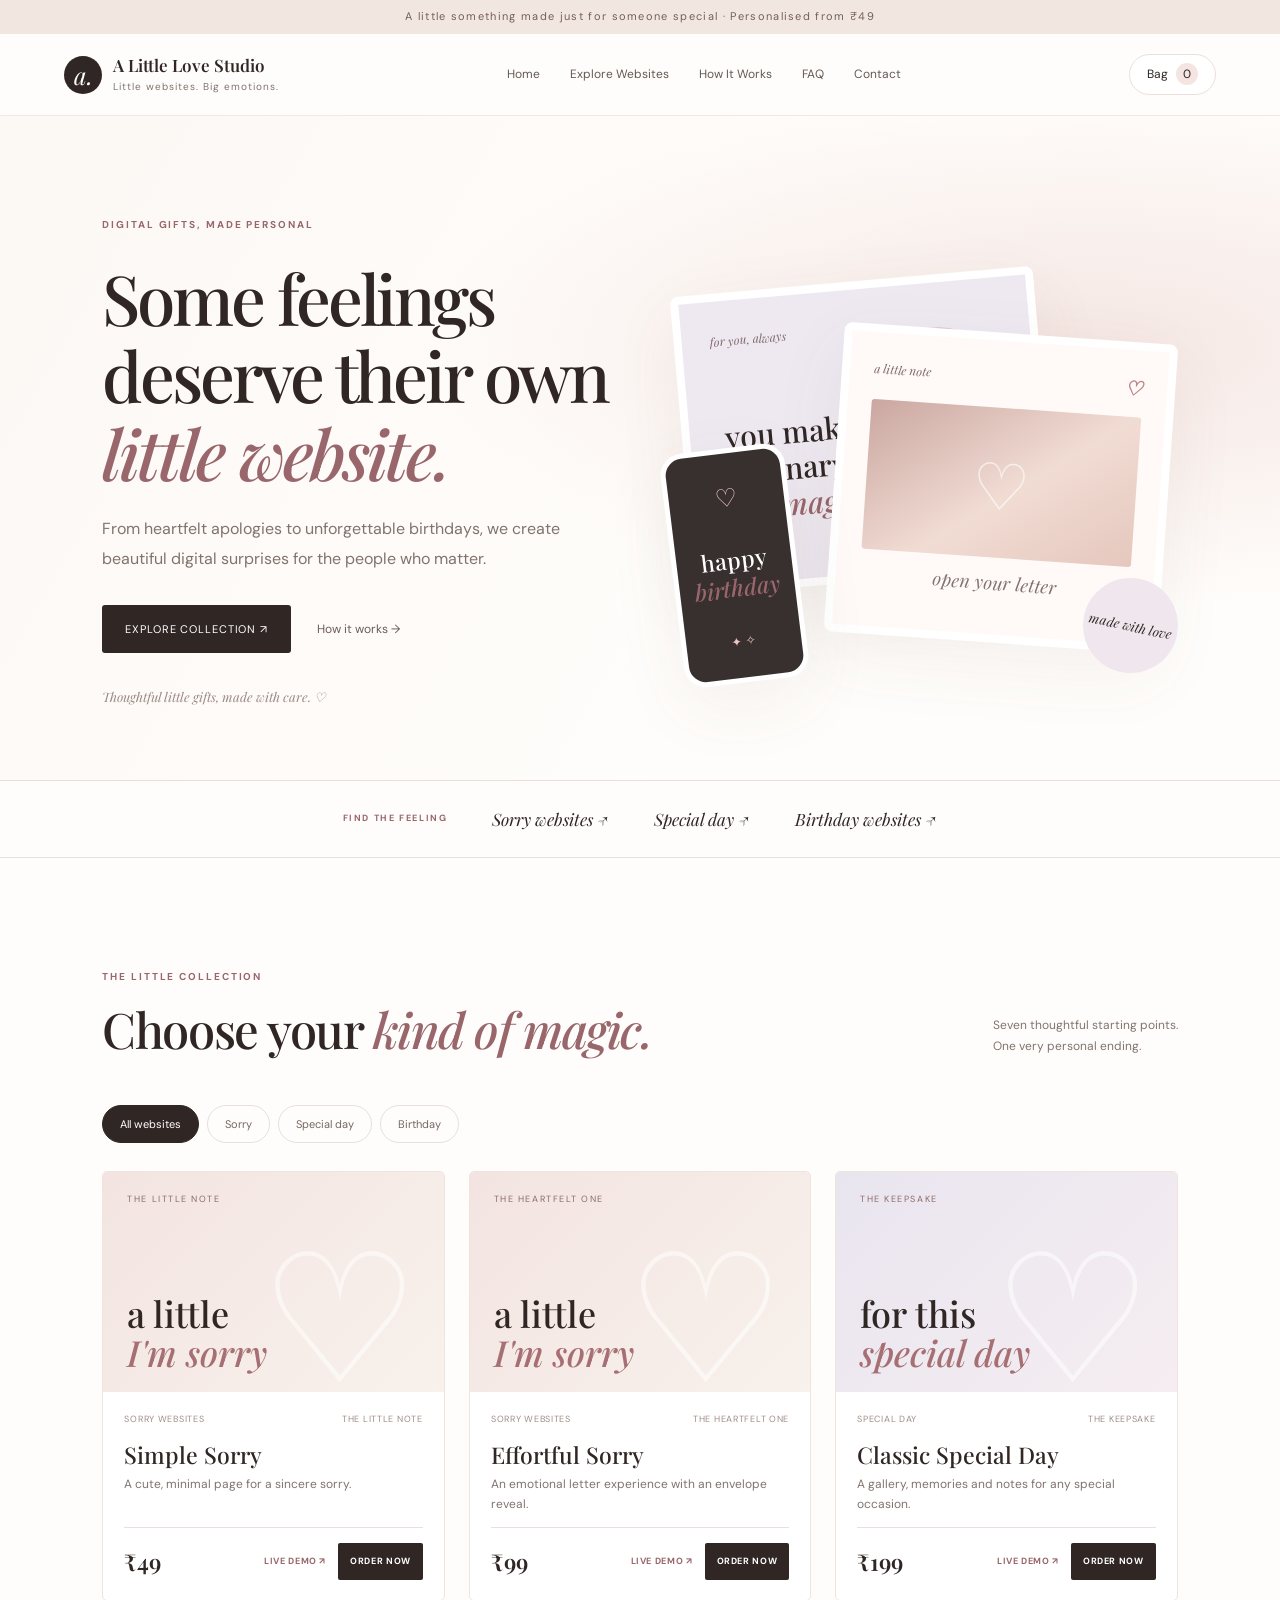
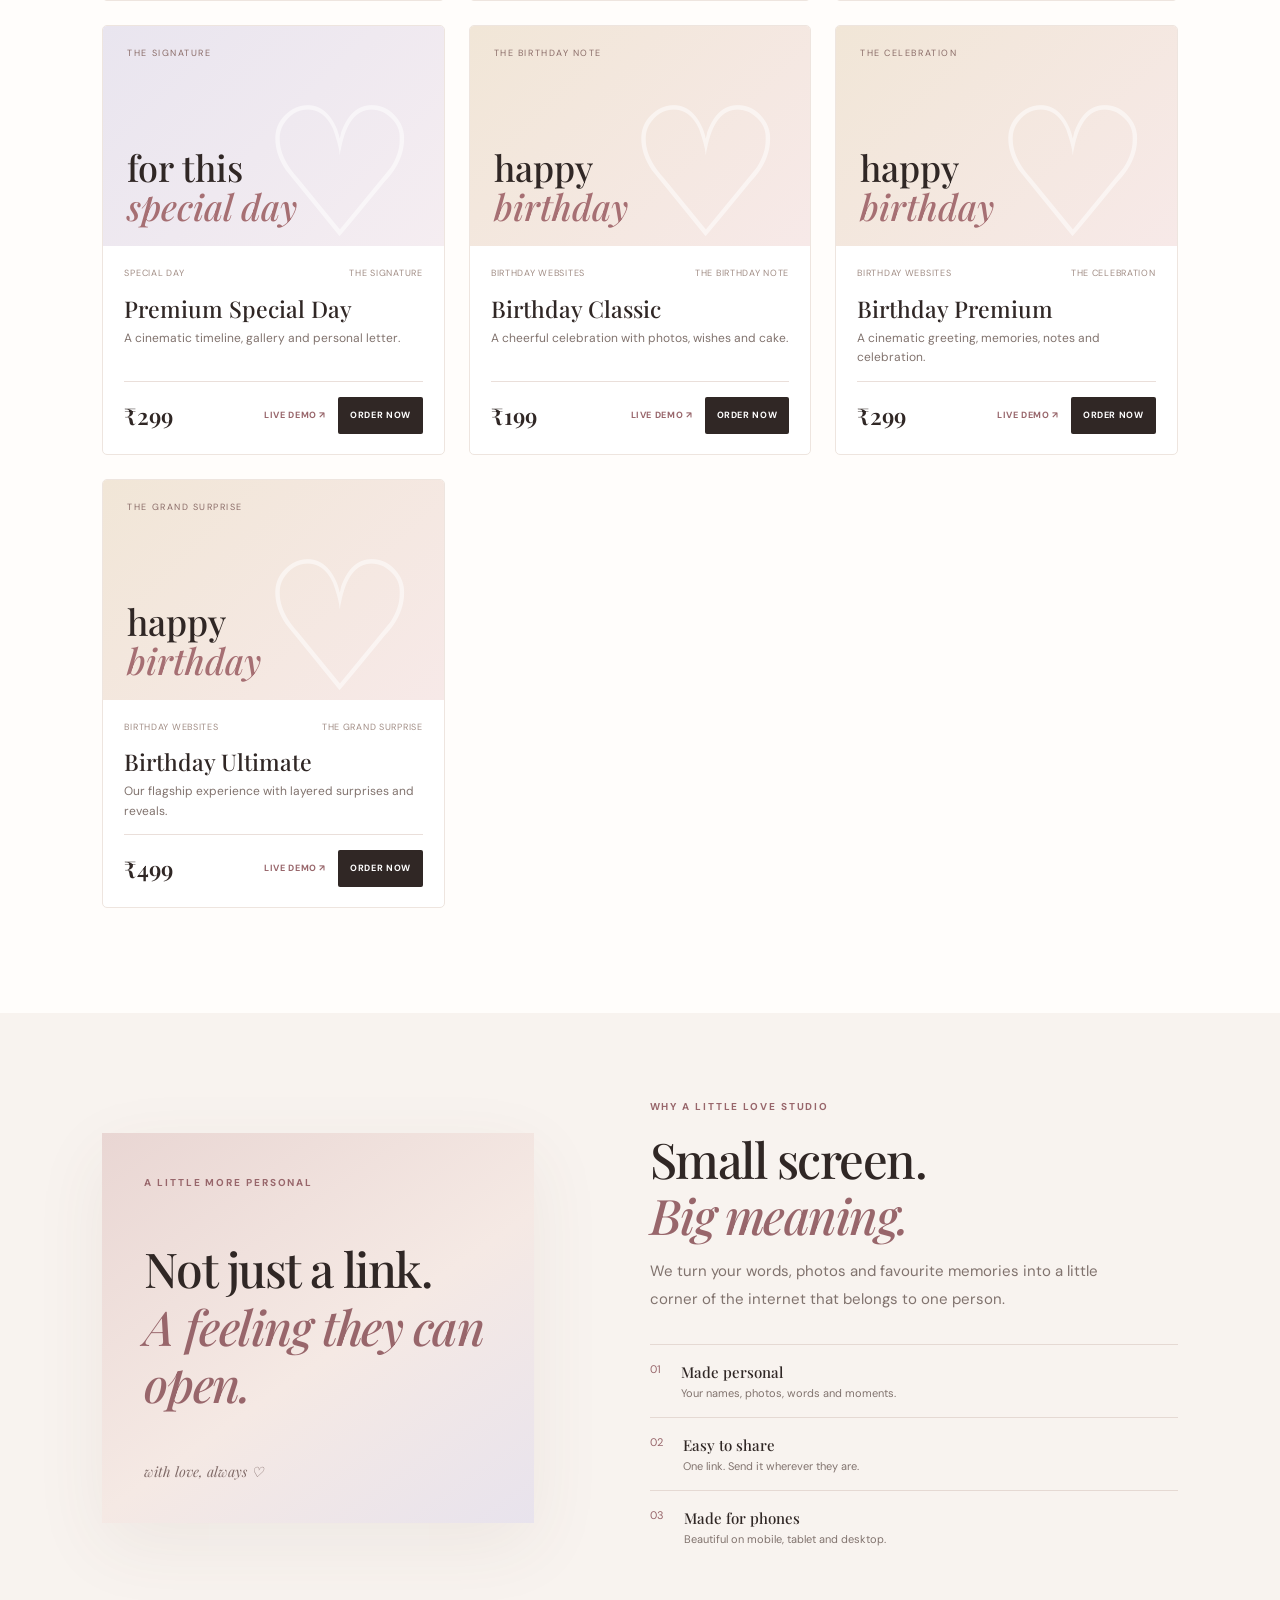
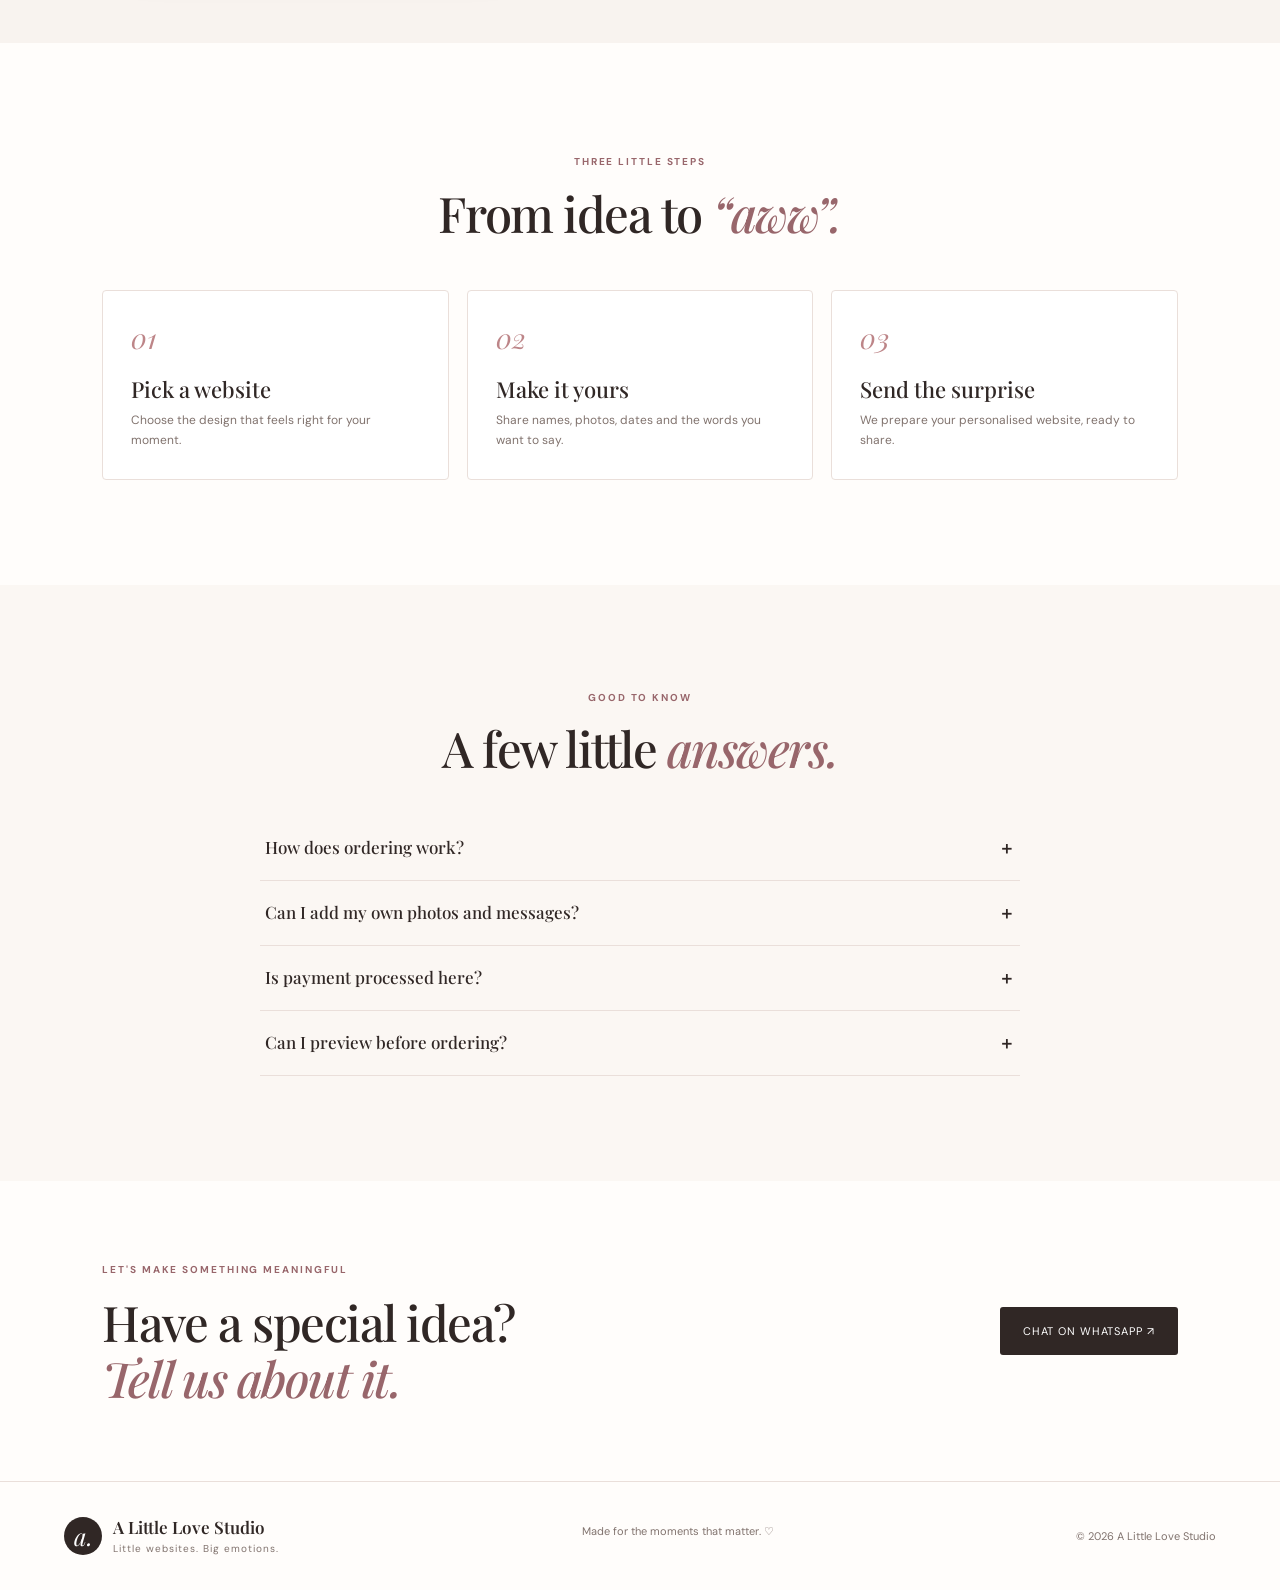
<file: index.html>
<!doctype html><html lang="en"><head><meta charset="utf-8"><meta name="viewport" content="width=device-width,initial-scale=1"><title>A Little Love Studio — Little websites. Big emotions.</title><link href="https://fonts.googleapis.com/css2?family=DM+Sans:wght@400;500;600;700&family=Playfair+Display:ital,wght@0,500;0,600;1,500&display=swap" rel="stylesheet"><link rel="stylesheet" href="css/style.css"></head><body><div class="announcement">A little something made just for someone special · Personalised from ₹49</div><header><a class="brand" href="#home"><b>a.</b><span>A Little Love Studio<small>Little websites. Big emotions.</small></span></a><button id="menu" class="menu">☰</button><nav id="nav"><a href="#home">Home</a><a href="#collection">Explore Websites</a><a href="#how">How It Works</a><a href="#faq">FAQ</a><a href="#contact">Contact</a></nav><button id="cartOpen" class="cart-button">Bag <i id="count">0</i></button></header><main><section class="hero" id="home"><div><label>DIGITAL GIFTS, MADE PERSONAL</label><h1>Some feelings deserve their own <em>little website.</em></h1><p>From heartfelt apologies to unforgettable birthdays, we create beautiful digital surprises for the people who matter.</p><a class="dark-btn" href="#collection">Explore collection ↗</a> <a class="plain-link" href="#how">How it works →</a><small class="proof">Thoughtful little gifts, made with care. ♡</small></div><div class="hero-art"><div class="desktop back"><small>for you, always</small><div class="blob"></div><h3>you make<br>ordinary days<br><em>feel magic.</em></h3></div><div class="desktop front"><small>a little note <b>♡</b></small><div class="art-photo"></div><p>open your letter</p></div><div class="phone"><span>♡</span><h3>happy<br><em>birthday</em></h3><small>✦ ✧</small></div><i class="sticker">made with love</i></div></section><section class="categories"><span>FIND THE FEELING</span><a href="#collection" data-filter="sorry">Sorry websites ↗</a><a href="#collection" data-filter="special">Special day ↗</a><a href="#collection" data-filter="birthday">Birthday websites ↗</a></section><section class="collection" id="collection"><div class="section-head"><div><label>THE LITTLE COLLECTION</label><h2>Choose your <em>kind of magic.</em></h2></div><p>Seven thoughtful starting points.<br>One very personal ending.</p></div><div class="filters"><button class="active" data-filter="all">All websites</button><button data-filter="sorry">Sorry</button><button data-filter="special">Special day</button><button data-filter="birthday">Birthday</button></div><div id="products" class="products"></div></section><section class="why"><div class="quote-card"><label>A LITTLE MORE PERSONAL</label><h2>Not just a link.<br><em>A feeling they can open.</em></h2><i>with love, always ♡</i></div><div><label>WHY A LITTLE LOVE STUDIO</label><h2>Small screen.<br><em>Big meaning.</em></h2><p>We turn your words, photos and favourite memories into a little corner of the internet that belongs to one person.</p><ul><li><b>01</b><span>Made personal<small>Your names, photos, words and moments.</small></span></li><li><b>02</b><span>Easy to share<small>One link. Send it wherever they are.</small></span></li><li><b>03</b><span>Made for phones<small>Beautiful on mobile, tablet and desktop.</small></span></li></ul></div></section><section class="how" id="how"><label>THREE LITTLE STEPS</label><h2>From idea to <em>“aww”.</em></h2><div class="steps"><article><b>01</b><h3>Pick a website</h3><p>Choose the design that feels right for your moment.</p></article><article><b>02</b><h3>Make it yours</h3><p>Share names, photos, dates and the words you want to say.</p></article><article><b>03</b><h3>Send the surprise</h3><p>We prepare your personalised website, ready to share.</p></article></div></section><section class="faq" id="faq"><label>GOOD TO KNOW</label><h2>A few little <em>answers.</em></h2><details><summary>How does ordering work? <b>＋</b></summary><p>Choose a package, fill in the personalisation form and send the order details to us on WhatsApp. We'll confirm details and delivery timeline.</p></details><details><summary>Can I add my own photos and messages? <b>＋</b></summary><p>Yes. The order form supports multiple photo uploads, names, dates, notes and custom instructions.</p></details><details><summary>Is payment processed here? <b>＋</b></summary><p>No. This storefront prepares an order enquiry and opens WhatsApp. No payment is collected here.</p></details><details><summary>Can I preview before ordering? <b>＋</b></summary><p>Yes. Every product has a Live Demo.</p></details></section><section class="contact" id="contact"><div><label>LET'S MAKE SOMETHING MEANINGFUL</label><h2>Have a special idea?<br><em>Tell us about it.</em></h2></div><a class="dark-btn" id="contactWA" href="#">Chat on WhatsApp ↗</a></section></main><footer><a class="brand" href="#home"><b>a.</b><span>A Little Love Studio<small>Little websites. Big emotions.</small></span></a><p>Made for the moments that matter. ♡</p><small>© <span id="year"></span> A Little Love Studio</small></footer><div id="shade" class="shade"></div><aside id="cart" class="drawer"><button id="cartClose" class="x">×</button><label>YOUR LITTLE BAG</label><h2>Your collection</h2><div id="cartItems"></div><div class="total"><span>Subtotal</span><b id="total">₹0</b></div><button id="checkout" class="dark-btn full">Continue to order ↗</button><small>Payment is not collected here.</small></aside><div id="modal" class="modal"><div class="modal-card"><button id="closeModal" class="x">×</button><label>LET'S MAKE IT YOURS</label><h2>Your little order.</h2><div id="chosen" class="chosen"></div><form id="orderForm"><div class="form-grid"><label>Your name<input name="customer" required placeholder="Your name"></label><label>WhatsApp number<input name="phone" required pattern="[+0-9() -]{8,18}" placeholder="+91 98765 43210"></label><label>Email (optional)<input name="email" type="email" placeholder="you@example.com"></label><label>Recipient's name<input name="recipient" required placeholder="Who is it for?"></label><label>Occasion<select name="occasion" required><option value="">Choose occasion</option><option>Sorry / Apology</option><option>Birthday</option><option>Anniversary</option><option>Special day</option><option>Just because</option><option>Other</option></select></label><label>Needed by<input name="date" type="date"></label></div><label class="block">Personal message<textarea name="message" rows="3" placeholder="A few words you'd love them to read…"></textarea></label><label class="block">Photo uploads (optional)<input id="photos" type="file" accept="image/*" multiple><small>Selected images are previewed here; send them in WhatsApp chat if they are not attached automatically.</small><div id="previews"></div></label><label class="block">Additional instructions<textarea name="instructions" rows="2" placeholder="Colours, music preference, special details…"></textarea></label><p id="error" class="error"></p><button class="dark-btn full" type="submit">Send order on WhatsApp ↗</button><small class="disclaimer">Order enquiry only. No payment is taken on this website.</small></form></div></div><button id="top" class="top">↑</button><script src="js/main.js"></script></body></html>
</file>
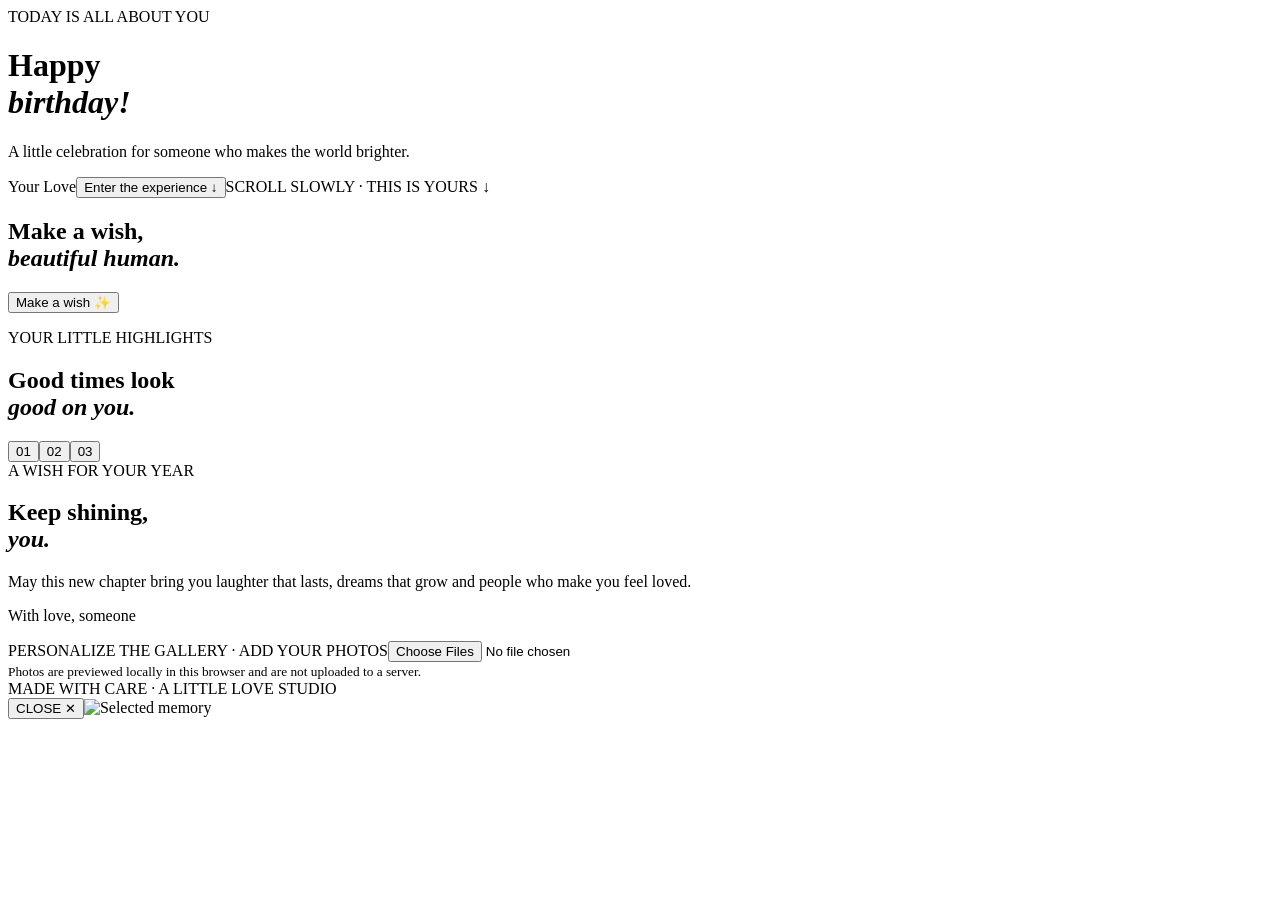
<file: products/birthday-basic.html>
<!doctype html><html lang="en"><head><meta charset="utf-8"><meta name="viewport" content="width=device-width,initial-scale=1"><meta name="theme-color" content="#fff5e9"><title>Your birthday, your magic — A Little Love Studio</title><meta name="description" content="A personalized little website, made with love."><link rel="preconnect" href="https://fonts.googleapis.com"><link rel="preconnect" href="https://fonts.gstatic.com" crossorigin><link href="https://fonts.googleapis.com/css2?family=DM+Sans:wght@400;500;600;700&family=Playfair+Display:ital,wght@0,500;0,600;1,500;1,600&display=swap" rel="stylesheet"><style>:root{{--bg:#fff5e9;--ink:{d['dark']};--muted:#82766f;--accent:#d58d69;--panel:#ffffff;--panel-ink:#332e2c;--button-ink:#fff;--display:Georgia}*{box-sizing:border-box}html{scroll-behavior:smooth}body{margin:0;background:var(--bg);color:var(--ink);font-family:Inter,Arial,sans-serif;overflow-x:hidden}button{font:inherit;cursor:pointer}.grain:before{content:"";position:fixed;inset:0;pointer-events:none;opacity:.08;background-image:url("data:image/svg+xml,%3Csvg viewBox='0 0 180 180' xmlns='http://www.w3.org/2000/svg'%3E%3Cfilter id='n'%3E%3CfeTurbulence type='fractalNoise' baseFrequency='.8' numOctaves='3' stitchTiles='stitch'/%3E%3C/filter%3E%3Crect width='100%25' height='100%25' filter='url(%23n)' opacity='.3'/%3E%3C/svg%3E");z-index:9}.hero{min-height:100svh;padding:clamp(28px,7vw,90px);display:flex;flex-direction:column;justify-content:center;position:relative;overflow:hidden;background:radial-gradient(ellipse at 78% 40%,color-mix(in srgb,var(--accent) 24%,transparent),transparent 48%),var(--bg)}.hero:after{content:"";position:absolute;width:min(62vw,650px);aspect-ratio:1;border:1px solid color-mix(in srgb,var(--accent) 45%,transparent);border-radius:50%;right:-12%;top:12%;box-shadow:0 0 0 35px color-mix(in srgb,var(--accent) 6%,transparent),0 0 0 75px color-mix(in srgb,var(--accent) 4%,transparent);pointer-events:none}.hero>*{position:relative;z-index:1}.eyebrow{font-size:10px;letter-spacing:.23em;text-transform:uppercase;color:var(--accent);font-weight:700}.hero h1{font:clamp(58px,11vw,142px)/.94 var(--display);letter-spacing:-.065em;max-width:950px;margin:28px 0}.hero h1 i,h2 i{font-weight:400;color:var(--accent)}.hero .sub{max-width:430px;color:var(--muted);font-size:14px;line-height:1.9}.name-pill{display:inline-flex;margin-top:16px;padding:10px 17px;border:1px solid color-mix(in srgb,var(--accent) 55%,transparent);border-radius:99px;font:italic 17px var(--display)}.primary{border:0;background:var(--accent);color:var(--button-ink);padding:15px 22px;border-radius:99px;font-size:11px;letter-spacing:.08em;text-transform:uppercase;font-weight:700;box-shadow:0 10px 28px color-mix(in srgb,var(--accent) 25%,transparent);transition:transform .25s,box-shadow .25s}.primary:hover{transform:translateY(-3px);box-shadow:0 15px 34px color-mix(in srgb,var(--accent) 36%,transparent)}.quiet{background:transparent;border:1px solid color-mix(in srgb,var(--accent) 55%,transparent);color:var(--ink);padding:14px 20px;border-radius:99px}.hero .primary{margin-top:25px;align-self:flex-start}.scroll-cue{position:absolute;bottom:28px;left:clamp(28px,7vw,90px);font-size:9px;letter-spacing:.2em;color:var(--muted)}section.content{padding:clamp(65px,10vw,130px) clamp(22px,9vw,130px)}h2{font:clamp(38px,6vw,76px)/1.02 var(--display);letter-spacing:-.045em;margin:20px 0 28px}p{line-height:1.95}.story,.note-card,.letter,.question,.portal,.cake-wrap,.timeline,.final-note{max-width:900px;margin:auto}.note-card,.letter{padding:clamp(28px,6vw,68px);background:var(--panel);color:var(--panel-ink);border:1px solid color-mix(in srgb,var(--accent) 28%,transparent);box-shadow:0 24px 80px #00000012}.note-card p,.letter p{font:16px/2 var(--display);max-width:680px}.signature{color:var(--accent);font-style:italic!important}.question,.final-note,.cake-wrap{text-align:center;padding:clamp(70px,10vw,130px) 22px}.actions{display:flex;justify-content:center;gap:12px;flex-wrap:wrap}.response{min-height:28px;color:var(--accent);font:italic 18px var(--display);margin-top:25px}.gallery-section{padding:90px clamp(22px,8vw,110px);background:var(--panel);color:var(--panel-ink)}.gallery{display:grid;grid-template-columns:repeat(4,1fr);gap:13px;margin-top:35px}.photo{min-height:clamp(170px,27vw,340px);border:0;position:relative;overflow:hidden;background:linear-gradient(145deg,#d7b5a2,#6b7770);text-align:left;color:white;padding:17px;transition:transform .35s,filter .35s}.photo:hover{transform:translateY(-6px) rotate(-1deg);filter:saturate(1.12)}.photo span{position:absolute;bottom:15px;left:17px;font:italic 22px var(--display);text-shadow:0 2px 10px #0008}.p1{background:linear-gradient(145deg,#b77c70,#e7c7a6 55%,#6c6e59)}.p2{background:linear-gradient(145deg,#667b78,#d6b9a2 55%,#8e6e69)}.p3{background:linear-gradient(145deg,#c9a66f,#e9d9b8 55%,#8d7771)}.p4{background:linear-gradient(145deg,#7c6e86,#d9b7b0 55%,#485b61)}.steps{max-width:720px;margin:55px auto 0}.steps article{display:grid;grid-template-columns:55px 1fr;gap:20px;padding:25px 0;border-top:1px solid color-mix(in srgb,var(--ink) 20%,transparent)}.steps b{font:italic 25px var(--display);color:var(--accent)}.steps h3{font:25px var(--display);margin:0 0 7px}.steps p{margin:0;color:var(--muted);font-size:13px}.envelope-wrap{text-align:center;padding:85px 20px}.envelope{width:min(340px,80vw);height:220px;background:#d7b28c;border:0;position:relative;box-shadow:0 25px 60px #0004;transition:transform .4s}.envelope:hover{transform:translateY(-6px)}.flap{position:absolute;inset:0;background:#edcfaa;clip-path:polygon(0 0,100% 0,50% 58%)}.seal{position:absolute;top:45%;left:46%;font-size:30px;color:#8c4d50}.env-label{position:absolute;bottom:28px;left:0;right:0;font:10px Arial;letter-spacing:.2em;color:#654c42}.hint{color:var(--muted);font-size:12px}.hidden{display:none}.letter.open{display:block;animation:rise .7s both}.cake{width:190px;height:155px;margin:20px auto 35px;position:relative}.tier{position:absolute;bottom:20px;left:20px;width:150px;height:75px;border-radius:12px 12px 20px 20px;background:linear-gradient(#f6d6c2 0 25%,#c98170 25%);box-shadow:inset 0 -10px #a96259}.icing{position:absolute;bottom:88px;left:20px;width:150px;height:25px;background:#fff0df;border-radius:50% 50% 12px 12px;z-index:2}.plate{position:absolute;bottom:10px;left:5px;width:180px;height:15px;background:#d6bca6;border-radius:50%}.candle{position:absolute;z-index:3;bottom:108px;left:91px;width:9px;height:36px;background:repeating-linear-gradient(45deg,#fff 0 5px,var(--accent) 5px 9px)}.flame{position:absolute;z-index:4;bottom:140px;left:89px;width:13px;height:20px;background:#ffc66b;border-radius:50% 50% 50% 0;transform:rotate(-45deg);animation:flicker .7s infinite alternate}.giftbox{width:130px;height:110px;margin:35px auto 0;position:relative;transform-style:preserve-3d;transition:transform .8s}.gift-body{position:absolute;bottom:0;left:10px;width:110px;height:78px;background:var(--accent);display:grid;place-items:center;color:var(--button-ink);font-size:34px}.gift-lid{position:absolute;top:20px;left:0;width:130px;height:24px;background:color-mix(in srgb,var(--accent) 75%,white);z-index:2;transition:transform .8s}.gift-bow{position:absolute;z-index:3;top:-10px;left:48px;font-size:36px;color:var(--accent)}.giftbox.open .gift-lid{transform:translate(35px,-50px) rotate(25deg)}.lightbox{position:fixed;inset:0;background:#090b0deF;display:none;align-items:center;justify-content:center;z-index:30;padding:25px}.lightbox.show{display:flex}.lightbox img{max-width:min(900px,90vw);max-height:78vh;object-fit:contain}.lightbox button{position:absolute;top:22px;right:25px;background:transparent;border:1px solid #fff8;color:white;padding:10px 15px;border-radius:30px}.upload{max-width:900px;margin:30px auto;padding:25px;border:1px dashed color-mix(in srgb,var(--accent) 60%,transparent);color:var(--muted);font-size:12px}.upload label{display:block;color:var(--accent);letter-spacing:.15em;font-size:10px;margin-bottom:12px}.upload input{max-width:100%}.upload-preview{display:flex;gap:10px;flex-wrap:wrap;margin-top:15px}.upload-preview img{width:90px;height:110px;object-fit:cover;border-radius:8px;cursor:pointer}.footer{text-align:center;padding:65px 20px;color:var(--muted);font-size:10px;letter-spacing:.18em}.reveal{opacity:0;transform:translateY(25px);transition:opacity .8s,transform .8s}.reveal.visible{opacity:1;transform:none}.spark{position:fixed;pointer-events:none;z-index:20;animation:float 2.4s ease-out forwards}@keyframes float{to{transform:translate(var(--dx),-110vh) rotate(220deg);opacity:0}}@keyframes rise{from{opacity:0;transform:translateY(30px)}to{opacity:1;transform:none}}@keyframes flicker{to{transform:rotate(-35deg) scale(.8);filter:brightness(1.3)}}@media(max-width:700px){.hero{min-height:92svh;padding:55px 25px}.hero:after{width:95vw;right:-50vw;top:24%}.gallery{grid-template-columns:repeat(2,1fr)}.photo{min-height:190px}.steps article{grid-template-columns:35px 1fr}.note-card,.letter{padding:30px 24px}}@media(prefers-reduced-motion:reduce){*,*:before,*:after{scroll-behavior:auto!important;animation:none!important;transition:none!important}}
</style></head><body class="grain"><header class="hero"><span class="eyebrow">TODAY IS ALL ABOUT YOU</span><h1>Happy<br><i>birthday!</i></h1><p class="sub" id="heroMessage">A little celebration for someone who makes the world brighter.</p><span class="name-pill" id="recipient">Your Love</span><button class="primary" id="start">Enter the experience ↓</button><span class="scroll-cue">SCROLL SLOWLY · THIS IS YOURS ↓</span></header><main><section class="cake-wrap reveal"><div class="cake"><span class="flame"></span><span class="candle"></span><span class="icing"></span><span class="tier"></span><span class="plate"></span></div><h2>Make a wish,<br><i>beautiful human.</i></h2><button class="primary" id="wish">Make a wish ✨</button><p id="response" class="response"></p></section><section class="gallery-section reveal"><span class="eyebrow">YOUR LITTLE HIGHLIGHTS</span><h2>Good times look<br><i>good on you.</i></h2><div class="gallery" id="gallery"><button class="photo p1" data-caption="The happy day"><span>01</span></button><button class="photo p2" data-caption="That lovely smile"><span>02</span></button><button class="photo p3" data-caption="Little memories"><span>03</span></button></div></section><section class="note-card reveal"><span class="eyebrow">A WISH FOR YOUR YEAR</span><h2>Keep shining,<br><i id="dear">you.</i></h2><p id="letter">May this new chapter bring you laughter that lasts, dreams that grow and people who make you feel loved.</p><p class="signature" id="sign">With love, someone</p></section></main><section class="upload"><label for="photoUpload">PERSONALIZE THE GALLERY · ADD YOUR PHOTOS</label><input id="photoUpload" type="file" accept="image/*" multiple><div class="upload-preview" id="uploadPreview"></div><small>Photos are previewed locally in this browser and are not uploaded to a server.</small></section><footer class="footer">MADE WITH CARE · A LITTLE LOVE STUDIO</footer><div class="lightbox" id="lightbox"><button id="closeLightbox">CLOSE ✕</button><img id="lightboxImage" alt="Selected memory"></div><script>{cfg}
const $ = s => document.querySelector(s);
const recipient = $('#recipient'); if(recipient) recipient.textContent = CONFIG.recipientName;
const heroMessage = $('#heroMessage'); if(heroMessage) heroMessage.textContent = CONFIG.message;
const dear = $('#dear'); if(dear) dear.textContent = CONFIG.recipientName;
const sign = $('#sign'); if(sign) sign.textContent = 'With love, ' + CONFIG.senderName;
const letter = $('#letter'); if(letter) letter.textContent = CONFIG.personalLetter;
const note = $('#note'); if(note) note.textContent = CONFIG.notes[0];
const occasion = $('#occasionHeading'); if(occasion) occasion.textContent = CONFIG.occasion + ' — a day worth celebrating';
const start = $('#start'); if(start) start.addEventListener('click',()=>document.querySelector('main').scrollIntoView({behavior:'smooth'}));
const revealEls = document.querySelectorAll('.reveal');
if('IntersectionObserver' in window){const io=new IntersectionObserver(entries=>entries.forEach(e=>{if(e.isIntersecting){e.target.classList.add('visible');io.unobserve(e.target)}}),{threshold:.12});revealEls.forEach(el=>io.observe(el));}else revealEls.forEach(el=>el.classList.add('visible'));
function celebrate(){const symbols=['✦','✧','♡','✿','·'];for(let i=0;i<34;i++){const s=document.createElement('span');s.className='spark';s.textContent=symbols[Math.floor(Math.random()*symbols.length)];s.style.left=Math.random()*100+'vw';s.style.top=(55+Math.random()*40)+'vh';s.style.color=CONFIG.accent||'#d58d69';s.style.fontSize=(12+Math.random()*20)+'px';s.style.setProperty('--dx',(Math.random()*180-90)+'px');document.body.appendChild(s);setTimeout(()=>s.remove(),2500)}}
const response=$('#response');
['#yes','#wish','#reveal','#finalReveal','#gift'].forEach(sel=>{const b=$(sel);if(b)b.addEventListener('click',()=>{if(sel==='#gift'){$('#giftbox')?.classList.add('open');if(response)response.textContent=CONFIG.notes[0]}else if(sel==='#yes'){if(response)response.textContent='Thank you for reading. Take all the time you need. ♡'}else if(response)response.textContent=CONFIG.notes[Math.min(1,CONFIG.notes.length-1)];celebrate()})});
const no=$('#no');if(no)no.addEventListener('click',()=>{if(response)response.textContent='That is okay. Your feelings and your time matter. ♡'});
const openLetter=$('#openLetter');if(openLetter)openLetter.addEventListener('click',()=>{$('#letterPanel').classList.remove('hidden');$('#letterPanel').classList.add('open');openLetter.classList.add('opened');openLetter.setAttribute('aria-expanded','true')});
function showImage(src,alt){$('#lightboxImage').src=src;$('#lightboxImage').alt=alt||'Memory';$('#lightbox').classList.add('show')}
$('#closeLightbox').addEventListener('click',()=>$('#lightbox').classList.remove('show'));$('#lightbox').addEventListener('click',e=>{if(e.target.id==='lightbox')$('#lightbox').classList.remove('show')});
document.querySelectorAll('.photo').forEach((b,i)=>b.addEventListener('click',()=>{const bg=getComputedStyle(b).backgroundImage;const url=bg.match(/url\(["']?(.*?)["']?\)/);if(url)showImage(url[1],b.dataset.caption);else if(response)response.textContent=b.dataset.caption||'A little memory to keep ♡'}));
const gallery=$('#gallery');if(CONFIG.photos.length&&gallery){gallery.innerHTML='';CONFIG.photos.forEach((src,i)=>{const b=document.createElement('button');b.className='photo p'+(i%4+1);b.dataset.caption='Memory '+(i+1);b.style.backgroundImage='linear-gradient(#0001,#0003),url('+JSON.stringify(src)+')';b.style.backgroundSize='cover';b.style.backgroundPosition='center';b.innerHTML='<span>'+String(i+1).padStart(2,'0')+'</span>';b.addEventListener('click',()=>showImage(src,'Memory '+(i+1)));gallery.appendChild(b)})}
$('#photoUpload').addEventListener('change',e=>{const preview=$('#uploadPreview');preview.innerHTML='';[...e.target.files].filter(f=>f.type.startsWith('image/')).forEach((file,i)=>{const url=URL.createObjectURL(file);const img=document.createElement('img');img.src=url;img.alt='Uploaded memory '+(i+1);img.addEventListener('click',()=>showImage(url,img.alt));preview.appendChild(img);if(gallery){const b=document.createElement('button');b.className='photo p'+(i%4+1);b.dataset.caption='Your memory '+(i+1);b.style.backgroundImage='linear-gradient(#0001,#0003),url('+JSON.stringify(url)+')';b.style.backgroundSize='cover';b.style.backgroundPosition='center';b.innerHTML='<span>'+String(i+1).padStart(2,'0')+'</span>';b.addEventListener('click',()=>showImage(url,b.dataset.caption));gallery.appendChild(b)}})});
</script></body></html>
</file>
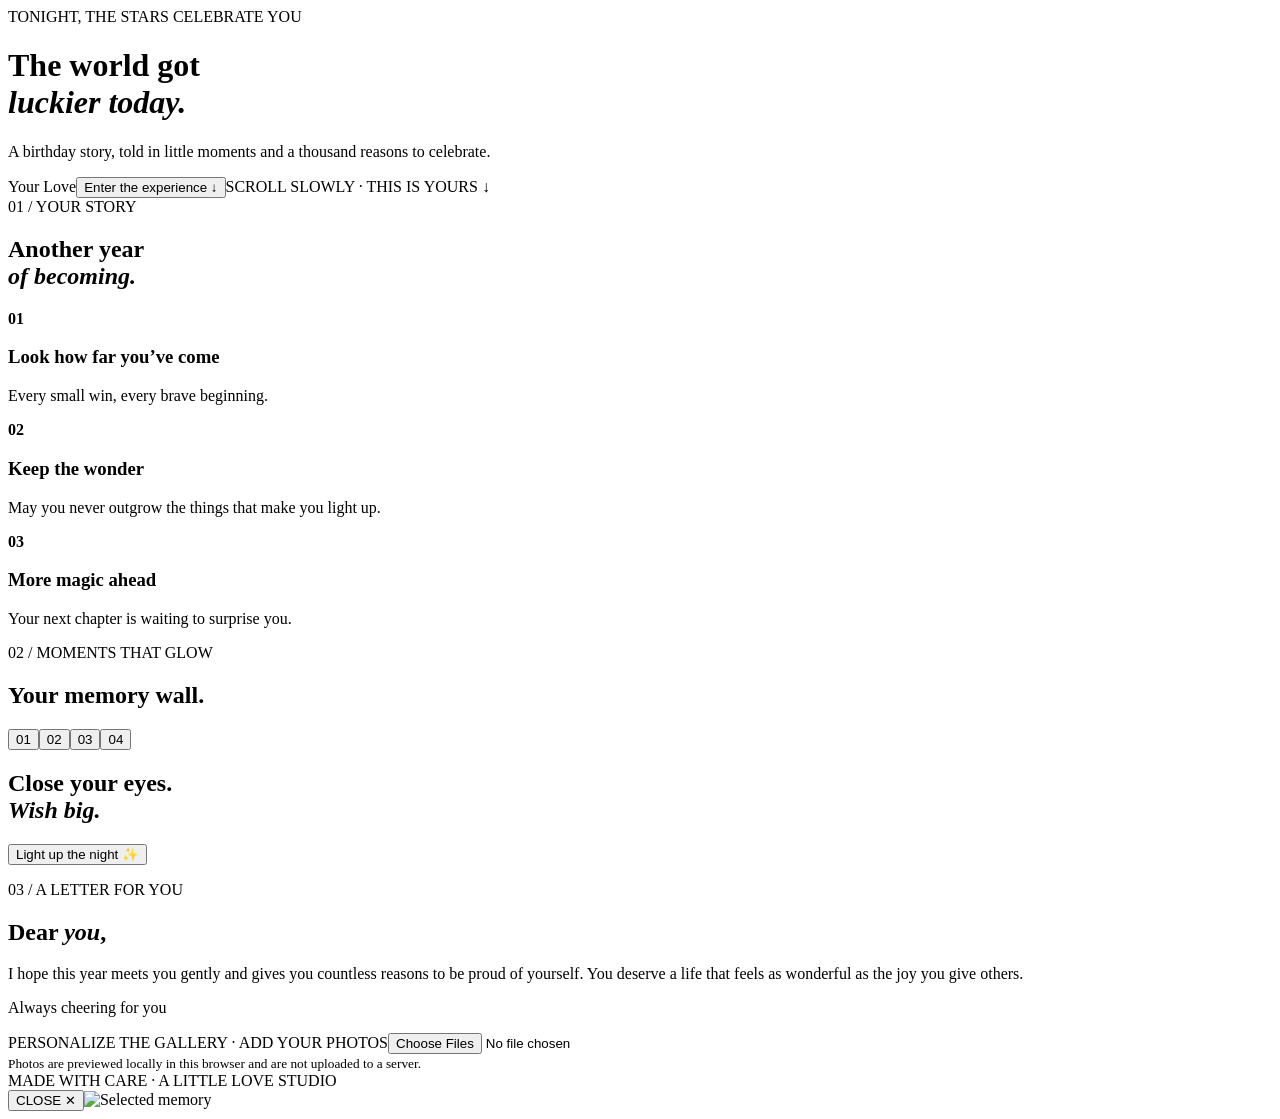
<file: products/birthday-premium.html>
<!doctype html><html lang="en"><head><meta charset="utf-8"><meta name="viewport" content="width=device-width,initial-scale=1"><meta name="theme-color" content="#101625"><title>A night made of wishes — A Little Love Studio</title><meta name="description" content="A personalized little website, made with love."><link rel="preconnect" href="https://fonts.googleapis.com"><link rel="preconnect" href="https://fonts.gstatic.com" crossorigin><link href="https://fonts.googleapis.com/css2?family=DM+Sans:wght@400;500;600;700&family=Playfair+Display:ital,wght@0,500;0,600;1,500;1,600&display=swap" rel="stylesheet"><style>:root{{--bg:#101625;--ink:{d['dark']};--muted:#c1b9b1;--accent:#e5c18c;--panel:#f4eee6;--panel-ink:#332e2c;--button-ink:#211b19;--display:Georgia}*{box-sizing:border-box}html{scroll-behavior:smooth}body{margin:0;background:var(--bg);color:var(--ink);font-family:Inter,Arial,sans-serif;overflow-x:hidden}button{font:inherit;cursor:pointer}.grain:before{content:"";position:fixed;inset:0;pointer-events:none;opacity:.08;background-image:url("data:image/svg+xml,%3Csvg viewBox='0 0 180 180' xmlns='http://www.w3.org/2000/svg'%3E%3Cfilter id='n'%3E%3CfeTurbulence type='fractalNoise' baseFrequency='.8' numOctaves='3' stitchTiles='stitch'/%3E%3C/filter%3E%3Crect width='100%25' height='100%25' filter='url(%23n)' opacity='.3'/%3E%3C/svg%3E");z-index:9}.hero{min-height:100svh;padding:clamp(28px,7vw,90px);display:flex;flex-direction:column;justify-content:center;position:relative;overflow:hidden;background:radial-gradient(ellipse at 78% 40%,color-mix(in srgb,var(--accent) 24%,transparent),transparent 48%),var(--bg)}.hero:after{content:"";position:absolute;width:min(62vw,650px);aspect-ratio:1;border:1px solid color-mix(in srgb,var(--accent) 45%,transparent);border-radius:50%;right:-12%;top:12%;box-shadow:0 0 0 35px color-mix(in srgb,var(--accent) 6%,transparent),0 0 0 75px color-mix(in srgb,var(--accent) 4%,transparent);pointer-events:none}.hero>*{position:relative;z-index:1}.eyebrow{font-size:10px;letter-spacing:.23em;text-transform:uppercase;color:var(--accent);font-weight:700}.hero h1{font:clamp(58px,11vw,142px)/.94 var(--display);letter-spacing:-.065em;max-width:950px;margin:28px 0}.hero h1 i,h2 i{font-weight:400;color:var(--accent)}.hero .sub{max-width:430px;color:var(--muted);font-size:14px;line-height:1.9}.name-pill{display:inline-flex;margin-top:16px;padding:10px 17px;border:1px solid color-mix(in srgb,var(--accent) 55%,transparent);border-radius:99px;font:italic 17px var(--display)}.primary{border:0;background:var(--accent);color:var(--button-ink);padding:15px 22px;border-radius:99px;font-size:11px;letter-spacing:.08em;text-transform:uppercase;font-weight:700;box-shadow:0 10px 28px color-mix(in srgb,var(--accent) 25%,transparent);transition:transform .25s,box-shadow .25s}.primary:hover{transform:translateY(-3px);box-shadow:0 15px 34px color-mix(in srgb,var(--accent) 36%,transparent)}.quiet{background:transparent;border:1px solid color-mix(in srgb,var(--accent) 55%,transparent);color:var(--ink);padding:14px 20px;border-radius:99px}.hero .primary{margin-top:25px;align-self:flex-start}.scroll-cue{position:absolute;bottom:28px;left:clamp(28px,7vw,90px);font-size:9px;letter-spacing:.2em;color:var(--muted)}section.content{padding:clamp(65px,10vw,130px) clamp(22px,9vw,130px)}h2{font:clamp(38px,6vw,76px)/1.02 var(--display);letter-spacing:-.045em;margin:20px 0 28px}p{line-height:1.95}.story,.note-card,.letter,.question,.portal,.cake-wrap,.timeline,.final-note{max-width:900px;margin:auto}.note-card,.letter{padding:clamp(28px,6vw,68px);background:var(--panel);color:var(--panel-ink);border:1px solid color-mix(in srgb,var(--accent) 28%,transparent);box-shadow:0 24px 80px #00000012}.note-card p,.letter p{font:16px/2 var(--display);max-width:680px}.signature{color:var(--accent);font-style:italic!important}.question,.final-note,.cake-wrap{text-align:center;padding:clamp(70px,10vw,130px) 22px}.actions{display:flex;justify-content:center;gap:12px;flex-wrap:wrap}.response{min-height:28px;color:var(--accent);font:italic 18px var(--display);margin-top:25px}.gallery-section{padding:90px clamp(22px,8vw,110px);background:var(--panel);color:var(--panel-ink)}.gallery{display:grid;grid-template-columns:repeat(4,1fr);gap:13px;margin-top:35px}.photo{min-height:clamp(170px,27vw,340px);border:0;position:relative;overflow:hidden;background:linear-gradient(145deg,#d7b5a2,#6b7770);text-align:left;color:white;padding:17px;transition:transform .35s,filter .35s}.photo:hover{transform:translateY(-6px) rotate(-1deg);filter:saturate(1.12)}.photo span{position:absolute;bottom:15px;left:17px;font:italic 22px var(--display);text-shadow:0 2px 10px #0008}.p1{background:linear-gradient(145deg,#b77c70,#e7c7a6 55%,#6c6e59)}.p2{background:linear-gradient(145deg,#667b78,#d6b9a2 55%,#8e6e69)}.p3{background:linear-gradient(145deg,#c9a66f,#e9d9b8 55%,#8d7771)}.p4{background:linear-gradient(145deg,#7c6e86,#d9b7b0 55%,#485b61)}.steps{max-width:720px;margin:55px auto 0}.steps article{display:grid;grid-template-columns:55px 1fr;gap:20px;padding:25px 0;border-top:1px solid color-mix(in srgb,var(--ink) 20%,transparent)}.steps b{font:italic 25px var(--display);color:var(--accent)}.steps h3{font:25px var(--display);margin:0 0 7px}.steps p{margin:0;color:var(--muted);font-size:13px}.envelope-wrap{text-align:center;padding:85px 20px}.envelope{width:min(340px,80vw);height:220px;background:#d7b28c;border:0;position:relative;box-shadow:0 25px 60px #0004;transition:transform .4s}.envelope:hover{transform:translateY(-6px)}.flap{position:absolute;inset:0;background:#edcfaa;clip-path:polygon(0 0,100% 0,50% 58%)}.seal{position:absolute;top:45%;left:46%;font-size:30px;color:#8c4d50}.env-label{position:absolute;bottom:28px;left:0;right:0;font:10px Arial;letter-spacing:.2em;color:#654c42}.hint{color:var(--muted);font-size:12px}.hidden{display:none}.letter.open{display:block;animation:rise .7s both}.cake{width:190px;height:155px;margin:20px auto 35px;position:relative}.tier{position:absolute;bottom:20px;left:20px;width:150px;height:75px;border-radius:12px 12px 20px 20px;background:linear-gradient(#f6d6c2 0 25%,#c98170 25%);box-shadow:inset 0 -10px #a96259}.icing{position:absolute;bottom:88px;left:20px;width:150px;height:25px;background:#fff0df;border-radius:50% 50% 12px 12px;z-index:2}.plate{position:absolute;bottom:10px;left:5px;width:180px;height:15px;background:#d6bca6;border-radius:50%}.candle{position:absolute;z-index:3;bottom:108px;left:91px;width:9px;height:36px;background:repeating-linear-gradient(45deg,#fff 0 5px,var(--accent) 5px 9px)}.flame{position:absolute;z-index:4;bottom:140px;left:89px;width:13px;height:20px;background:#ffc66b;border-radius:50% 50% 50% 0;transform:rotate(-45deg);animation:flicker .7s infinite alternate}.giftbox{width:130px;height:110px;margin:35px auto 0;position:relative;transform-style:preserve-3d;transition:transform .8s}.gift-body{position:absolute;bottom:0;left:10px;width:110px;height:78px;background:var(--accent);display:grid;place-items:center;color:var(--button-ink);font-size:34px}.gift-lid{position:absolute;top:20px;left:0;width:130px;height:24px;background:color-mix(in srgb,var(--accent) 75%,white);z-index:2;transition:transform .8s}.gift-bow{position:absolute;z-index:3;top:-10px;left:48px;font-size:36px;color:var(--accent)}.giftbox.open .gift-lid{transform:translate(35px,-50px) rotate(25deg)}.lightbox{position:fixed;inset:0;background:#090b0deF;display:none;align-items:center;justify-content:center;z-index:30;padding:25px}.lightbox.show{display:flex}.lightbox img{max-width:min(900px,90vw);max-height:78vh;object-fit:contain}.lightbox button{position:absolute;top:22px;right:25px;background:transparent;border:1px solid #fff8;color:white;padding:10px 15px;border-radius:30px}.upload{max-width:900px;margin:30px auto;padding:25px;border:1px dashed color-mix(in srgb,var(--accent) 60%,transparent);color:var(--muted);font-size:12px}.upload label{display:block;color:var(--accent);letter-spacing:.15em;font-size:10px;margin-bottom:12px}.upload input{max-width:100%}.upload-preview{display:flex;gap:10px;flex-wrap:wrap;margin-top:15px}.upload-preview img{width:90px;height:110px;object-fit:cover;border-radius:8px;cursor:pointer}.footer{text-align:center;padding:65px 20px;color:var(--muted);font-size:10px;letter-spacing:.18em}.reveal{opacity:0;transform:translateY(25px);transition:opacity .8s,transform .8s}.reveal.visible{opacity:1;transform:none}.spark{position:fixed;pointer-events:none;z-index:20;animation:float 2.4s ease-out forwards}@keyframes float{to{transform:translate(var(--dx),-110vh) rotate(220deg);opacity:0}}@keyframes rise{from{opacity:0;transform:translateY(30px)}to{opacity:1;transform:none}}@keyframes flicker{to{transform:rotate(-35deg) scale(.8);filter:brightness(1.3)}}@media(max-width:700px){.hero{min-height:92svh;padding:55px 25px}.hero:after{width:95vw;right:-50vw;top:24%}.gallery{grid-template-columns:repeat(2,1fr)}.photo{min-height:190px}.steps article{grid-template-columns:35px 1fr}.note-card,.letter{padding:30px 24px}}@media(prefers-reduced-motion:reduce){*,*:before,*:after{scroll-behavior:auto!important;animation:none!important;transition:none!important}}
</style></head><body class="grain"><header class="hero"><span class="eyebrow">TONIGHT, THE STARS CELEBRATE YOU</span><h1>The world got<br><i>luckier today.</i></h1><p class="sub" id="heroMessage">A birthday story, told in little moments and a thousand reasons to celebrate.</p><span class="name-pill" id="recipient">Your Love</span><button class="primary" id="start">Enter the experience ↓</button><span class="scroll-cue">SCROLL SLOWLY · THIS IS YOURS ↓</span></header><main><section class="timeline reveal"><span class="eyebrow">01 / YOUR STORY</span><h2>Another year<br><i>of becoming.</i></h2><div class="steps"><article><b>01</b><div><h3>Look how far you’ve come</h3><p>Every small win, every brave beginning.</p></div></article><article><b>02</b><div><h3>Keep the wonder</h3><p>May you never outgrow the things that make you light up.</p></div></article><article><b>03</b><div><h3>More magic ahead</h3><p>Your next chapter is waiting to surprise you.</p></div></article></div></section><section class="gallery-section reveal"><span class="eyebrow">02 / MOMENTS THAT GLOW</span><h2>Your memory wall.</h2><div class="gallery" id="gallery"><button class="photo p1" data-caption="A day in the sun"><span>01</span></button><button class="photo p2" data-caption="The brightest smile"><span>02</span></button><button class="photo p3" data-caption="A little adventure"><span>03</span></button><button class="photo p4" data-caption="A moment to keep"><span>04</span></button></div></section><section class="cake-wrap reveal"><div class="cake"><span class="flame"></span><span class="candle"></span><span class="icing"></span><span class="tier"></span><span class="plate"></span></div><h2>Close your eyes.<br><i>Wish big.</i></h2><button class="primary" id="wish">Light up the night ✨</button><p id="response" class="response"></p></section><section class="letter reveal"><span class="eyebrow">03 / A LETTER FOR YOU</span><h2>Dear <i id="dear">you</i>,</h2><p id="letter">I hope this year meets you gently and gives you countless reasons to be proud of yourself. You deserve a life that feels as wonderful as the joy you give others.</p><p class="signature" id="sign">Always cheering for you</p></section></main><section class="upload"><label for="photoUpload">PERSONALIZE THE GALLERY · ADD YOUR PHOTOS</label><input id="photoUpload" type="file" accept="image/*" multiple><div class="upload-preview" id="uploadPreview"></div><small>Photos are previewed locally in this browser and are not uploaded to a server.</small></section><footer class="footer">MADE WITH CARE · A LITTLE LOVE STUDIO</footer><div class="lightbox" id="lightbox"><button id="closeLightbox">CLOSE ✕</button><img id="lightboxImage" alt="Selected memory"></div><script>{cfg}
const $ = s => document.querySelector(s);
const recipient = $('#recipient'); if(recipient) recipient.textContent = CONFIG.recipientName;
const heroMessage = $('#heroMessage'); if(heroMessage) heroMessage.textContent = CONFIG.message;
const dear = $('#dear'); if(dear) dear.textContent = CONFIG.recipientName;
const sign = $('#sign'); if(sign) sign.textContent = 'With love, ' + CONFIG.senderName;
const letter = $('#letter'); if(letter) letter.textContent = CONFIG.personalLetter;
const note = $('#note'); if(note) note.textContent = CONFIG.notes[0];
const occasion = $('#occasionHeading'); if(occasion) occasion.textContent = CONFIG.occasion + ' — a day worth celebrating';
const start = $('#start'); if(start) start.addEventListener('click',()=>document.querySelector('main').scrollIntoView({behavior:'smooth'}));
const revealEls = document.querySelectorAll('.reveal');
if('IntersectionObserver' in window){const io=new IntersectionObserver(entries=>entries.forEach(e=>{if(e.isIntersecting){e.target.classList.add('visible');io.unobserve(e.target)}}),{threshold:.12});revealEls.forEach(el=>io.observe(el));}else revealEls.forEach(el=>el.classList.add('visible'));
function celebrate(){const symbols=['✦','✧','♡','✿','·'];for(let i=0;i<34;i++){const s=document.createElement('span');s.className='spark';s.textContent=symbols[Math.floor(Math.random()*symbols.length)];s.style.left=Math.random()*100+'vw';s.style.top=(55+Math.random()*40)+'vh';s.style.color=CONFIG.accent||'#e5c18c';s.style.fontSize=(12+Math.random()*20)+'px';s.style.setProperty('--dx',(Math.random()*180-90)+'px');document.body.appendChild(s);setTimeout(()=>s.remove(),2500)}}
const response=$('#response');
['#yes','#wish','#reveal','#finalReveal','#gift'].forEach(sel=>{const b=$(sel);if(b)b.addEventListener('click',()=>{if(sel==='#gift'){$('#giftbox')?.classList.add('open');if(response)response.textContent=CONFIG.notes[0]}else if(sel==='#yes'){if(response)response.textContent='Thank you for reading. Take all the time you need. ♡'}else if(response)response.textContent=CONFIG.notes[Math.min(1,CONFIG.notes.length-1)];celebrate()})});
const no=$('#no');if(no)no.addEventListener('click',()=>{if(response)response.textContent='That is okay. Your feelings and your time matter. ♡'});
const openLetter=$('#openLetter');if(openLetter)openLetter.addEventListener('click',()=>{$('#letterPanel').classList.remove('hidden');$('#letterPanel').classList.add('open');openLetter.classList.add('opened');openLetter.setAttribute('aria-expanded','true')});
function showImage(src,alt){$('#lightboxImage').src=src;$('#lightboxImage').alt=alt||'Memory';$('#lightbox').classList.add('show')}
$('#closeLightbox').addEventListener('click',()=>$('#lightbox').classList.remove('show'));$('#lightbox').addEventListener('click',e=>{if(e.target.id==='lightbox')$('#lightbox').classList.remove('show')});
document.querySelectorAll('.photo').forEach((b,i)=>b.addEventListener('click',()=>{const bg=getComputedStyle(b).backgroundImage;const url=bg.match(/url\(["']?(.*?)["']?\)/);if(url)showImage(url[1],b.dataset.caption);else if(response)response.textContent=b.dataset.caption||'A little memory to keep ♡'}));
const gallery=$('#gallery');if(CONFIG.photos.length&&gallery){gallery.innerHTML='';CONFIG.photos.forEach((src,i)=>{const b=document.createElement('button');b.className='photo p'+(i%4+1);b.dataset.caption='Memory '+(i+1);b.style.backgroundImage='linear-gradient(#0001,#0003),url('+JSON.stringify(src)+')';b.style.backgroundSize='cover';b.style.backgroundPosition='center';b.innerHTML='<span>'+String(i+1).padStart(2,'0')+'</span>';b.addEventListener('click',()=>showImage(src,'Memory '+(i+1)));gallery.appendChild(b)})}
$('#photoUpload').addEventListener('change',e=>{const preview=$('#uploadPreview');preview.innerHTML='';[...e.target.files].filter(f=>f.type.startsWith('image/')).forEach((file,i)=>{const url=URL.createObjectURL(file);const img=document.createElement('img');img.src=url;img.alt='Uploaded memory '+(i+1);img.addEventListener('click',()=>showImage(url,img.alt));preview.appendChild(img);if(gallery){const b=document.createElement('button');b.className='photo p'+(i%4+1);b.dataset.caption='Your memory '+(i+1);b.style.backgroundImage='linear-gradient(#0001,#0003),url('+JSON.stringify(url)+')';b.style.backgroundSize='cover';b.style.backgroundPosition='center';b.innerHTML='<span>'+String(i+1).padStart(2,'0')+'</span>';b.addEventListener('click',()=>showImage(url,b.dataset.caption));gallery.appendChild(b)}})});
</script></body></html>
</file>
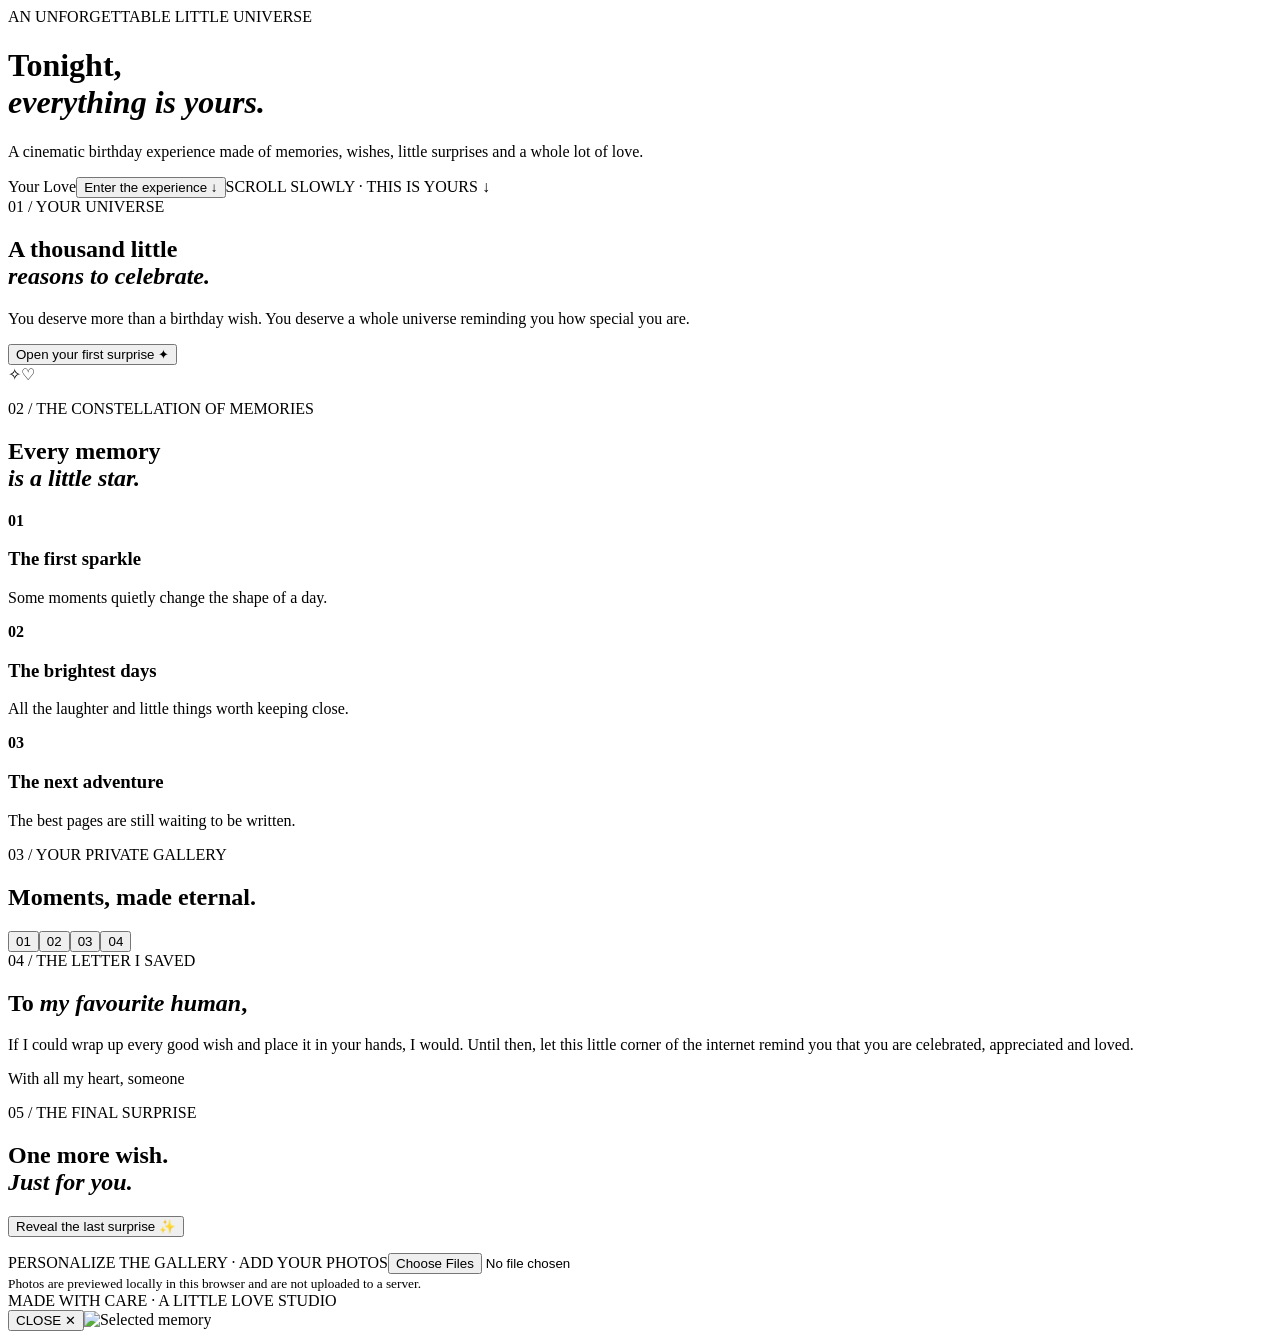
<file: products/birthday-ultimate.html>
<!doctype html><html lang="en"><head><meta charset="utf-8"><meta name="viewport" content="width=device-width,initial-scale=1"><meta name="theme-color" content="#090e1c"><title>The birthday universe — A Little Love Studio</title><meta name="description" content="A personalized little website, made with love."><link rel="preconnect" href="https://fonts.googleapis.com"><link rel="preconnect" href="https://fonts.gstatic.com" crossorigin><link href="https://fonts.googleapis.com/css2?family=DM+Sans:wght@400;500;600;700&family=Playfair+Display:ital,wght@0,500;0,600;1,500;1,600&display=swap" rel="stylesheet"><style>:root{{--bg:#090e1c;--ink:{d['dark']};--muted:#c1b9b1;--accent:#e4c18b;--panel:#f4eee6;--panel-ink:#332e2c;--button-ink:#211b19;--display:Georgia}*{box-sizing:border-box}html{scroll-behavior:smooth}body{margin:0;background:var(--bg);color:var(--ink);font-family:Inter,Arial,sans-serif;overflow-x:hidden}button{font:inherit;cursor:pointer}.grain:before{content:"";position:fixed;inset:0;pointer-events:none;opacity:.08;background-image:url("data:image/svg+xml,%3Csvg viewBox='0 0 180 180' xmlns='http://www.w3.org/2000/svg'%3E%3Cfilter id='n'%3E%3CfeTurbulence type='fractalNoise' baseFrequency='.8' numOctaves='3' stitchTiles='stitch'/%3E%3C/filter%3E%3Crect width='100%25' height='100%25' filter='url(%23n)' opacity='.3'/%3E%3C/svg%3E");z-index:9}.hero{min-height:100svh;padding:clamp(28px,7vw,90px);display:flex;flex-direction:column;justify-content:center;position:relative;overflow:hidden;background:radial-gradient(ellipse at 78% 40%,color-mix(in srgb,var(--accent) 24%,transparent),transparent 48%),var(--bg)}.hero:after{content:"";position:absolute;width:min(62vw,650px);aspect-ratio:1;border:1px solid color-mix(in srgb,var(--accent) 45%,transparent);border-radius:50%;right:-12%;top:12%;box-shadow:0 0 0 35px color-mix(in srgb,var(--accent) 6%,transparent),0 0 0 75px color-mix(in srgb,var(--accent) 4%,transparent);pointer-events:none}.hero>*{position:relative;z-index:1}.eyebrow{font-size:10px;letter-spacing:.23em;text-transform:uppercase;color:var(--accent);font-weight:700}.hero h1{font:clamp(58px,11vw,142px)/.94 var(--display);letter-spacing:-.065em;max-width:950px;margin:28px 0}.hero h1 i,h2 i{font-weight:400;color:var(--accent)}.hero .sub{max-width:430px;color:var(--muted);font-size:14px;line-height:1.9}.name-pill{display:inline-flex;margin-top:16px;padding:10px 17px;border:1px solid color-mix(in srgb,var(--accent) 55%,transparent);border-radius:99px;font:italic 17px var(--display)}.primary{border:0;background:var(--accent);color:var(--button-ink);padding:15px 22px;border-radius:99px;font-size:11px;letter-spacing:.08em;text-transform:uppercase;font-weight:700;box-shadow:0 10px 28px color-mix(in srgb,var(--accent) 25%,transparent);transition:transform .25s,box-shadow .25s}.primary:hover{transform:translateY(-3px);box-shadow:0 15px 34px color-mix(in srgb,var(--accent) 36%,transparent)}.quiet{background:transparent;border:1px solid color-mix(in srgb,var(--accent) 55%,transparent);color:var(--ink);padding:14px 20px;border-radius:99px}.hero .primary{margin-top:25px;align-self:flex-start}.scroll-cue{position:absolute;bottom:28px;left:clamp(28px,7vw,90px);font-size:9px;letter-spacing:.2em;color:var(--muted)}section.content{padding:clamp(65px,10vw,130px) clamp(22px,9vw,130px)}h2{font:clamp(38px,6vw,76px)/1.02 var(--display);letter-spacing:-.045em;margin:20px 0 28px}p{line-height:1.95}.story,.note-card,.letter,.question,.portal,.cake-wrap,.timeline,.final-note{max-width:900px;margin:auto}.note-card,.letter{padding:clamp(28px,6vw,68px);background:var(--panel);color:var(--panel-ink);border:1px solid color-mix(in srgb,var(--accent) 28%,transparent);box-shadow:0 24px 80px #00000012}.note-card p,.letter p{font:16px/2 var(--display);max-width:680px}.signature{color:var(--accent);font-style:italic!important}.question,.final-note,.cake-wrap{text-align:center;padding:clamp(70px,10vw,130px) 22px}.actions{display:flex;justify-content:center;gap:12px;flex-wrap:wrap}.response{min-height:28px;color:var(--accent);font:italic 18px var(--display);margin-top:25px}.gallery-section{padding:90px clamp(22px,8vw,110px);background:var(--panel);color:var(--panel-ink)}.gallery{display:grid;grid-template-columns:repeat(4,1fr);gap:13px;margin-top:35px}.photo{min-height:clamp(170px,27vw,340px);border:0;position:relative;overflow:hidden;background:linear-gradient(145deg,#d7b5a2,#6b7770);text-align:left;color:white;padding:17px;transition:transform .35s,filter .35s}.photo:hover{transform:translateY(-6px) rotate(-1deg);filter:saturate(1.12)}.photo span{position:absolute;bottom:15px;left:17px;font:italic 22px var(--display);text-shadow:0 2px 10px #0008}.p1{background:linear-gradient(145deg,#b77c70,#e7c7a6 55%,#6c6e59)}.p2{background:linear-gradient(145deg,#667b78,#d6b9a2 55%,#8e6e69)}.p3{background:linear-gradient(145deg,#c9a66f,#e9d9b8 55%,#8d7771)}.p4{background:linear-gradient(145deg,#7c6e86,#d9b7b0 55%,#485b61)}.steps{max-width:720px;margin:55px auto 0}.steps article{display:grid;grid-template-columns:55px 1fr;gap:20px;padding:25px 0;border-top:1px solid color-mix(in srgb,var(--ink) 20%,transparent)}.steps b{font:italic 25px var(--display);color:var(--accent)}.steps h3{font:25px var(--display);margin:0 0 7px}.steps p{margin:0;color:var(--muted);font-size:13px}.envelope-wrap{text-align:center;padding:85px 20px}.envelope{width:min(340px,80vw);height:220px;background:#d7b28c;border:0;position:relative;box-shadow:0 25px 60px #0004;transition:transform .4s}.envelope:hover{transform:translateY(-6px)}.flap{position:absolute;inset:0;background:#edcfaa;clip-path:polygon(0 0,100% 0,50% 58%)}.seal{position:absolute;top:45%;left:46%;font-size:30px;color:#8c4d50}.env-label{position:absolute;bottom:28px;left:0;right:0;font:10px Arial;letter-spacing:.2em;color:#654c42}.hint{color:var(--muted);font-size:12px}.hidden{display:none}.letter.open{display:block;animation:rise .7s both}.cake{width:190px;height:155px;margin:20px auto 35px;position:relative}.tier{position:absolute;bottom:20px;left:20px;width:150px;height:75px;border-radius:12px 12px 20px 20px;background:linear-gradient(#f6d6c2 0 25%,#c98170 25%);box-shadow:inset 0 -10px #a96259}.icing{position:absolute;bottom:88px;left:20px;width:150px;height:25px;background:#fff0df;border-radius:50% 50% 12px 12px;z-index:2}.plate{position:absolute;bottom:10px;left:5px;width:180px;height:15px;background:#d6bca6;border-radius:50%}.candle{position:absolute;z-index:3;bottom:108px;left:91px;width:9px;height:36px;background:repeating-linear-gradient(45deg,#fff 0 5px,var(--accent) 5px 9px)}.flame{position:absolute;z-index:4;bottom:140px;left:89px;width:13px;height:20px;background:#ffc66b;border-radius:50% 50% 50% 0;transform:rotate(-45deg);animation:flicker .7s infinite alternate}.giftbox{width:130px;height:110px;margin:35px auto 0;position:relative;transform-style:preserve-3d;transition:transform .8s}.gift-body{position:absolute;bottom:0;left:10px;width:110px;height:78px;background:var(--accent);display:grid;place-items:center;color:var(--button-ink);font-size:34px}.gift-lid{position:absolute;top:20px;left:0;width:130px;height:24px;background:color-mix(in srgb,var(--accent) 75%,white);z-index:2;transition:transform .8s}.gift-bow{position:absolute;z-index:3;top:-10px;left:48px;font-size:36px;color:var(--accent)}.giftbox.open .gift-lid{transform:translate(35px,-50px) rotate(25deg)}.lightbox{position:fixed;inset:0;background:#090b0deF;display:none;align-items:center;justify-content:center;z-index:30;padding:25px}.lightbox.show{display:flex}.lightbox img{max-width:min(900px,90vw);max-height:78vh;object-fit:contain}.lightbox button{position:absolute;top:22px;right:25px;background:transparent;border:1px solid #fff8;color:white;padding:10px 15px;border-radius:30px}.upload{max-width:900px;margin:30px auto;padding:25px;border:1px dashed color-mix(in srgb,var(--accent) 60%,transparent);color:var(--muted);font-size:12px}.upload label{display:block;color:var(--accent);letter-spacing:.15em;font-size:10px;margin-bottom:12px}.upload input{max-width:100%}.upload-preview{display:flex;gap:10px;flex-wrap:wrap;margin-top:15px}.upload-preview img{width:90px;height:110px;object-fit:cover;border-radius:8px;cursor:pointer}.footer{text-align:center;padding:65px 20px;color:var(--muted);font-size:10px;letter-spacing:.18em}.reveal{opacity:0;transform:translateY(25px);transition:opacity .8s,transform .8s}.reveal.visible{opacity:1;transform:none}.spark{position:fixed;pointer-events:none;z-index:20;animation:float 2.4s ease-out forwards}@keyframes float{to{transform:translate(var(--dx),-110vh) rotate(220deg);opacity:0}}@keyframes rise{from{opacity:0;transform:translateY(30px)}to{opacity:1;transform:none}}@keyframes flicker{to{transform:rotate(-35deg) scale(.8);filter:brightness(1.3)}}@media(max-width:700px){.hero{min-height:92svh;padding:55px 25px}.hero:after{width:95vw;right:-50vw;top:24%}.gallery{grid-template-columns:repeat(2,1fr)}.photo{min-height:190px}.steps article{grid-template-columns:35px 1fr}.note-card,.letter{padding:30px 24px}}@media(prefers-reduced-motion:reduce){*,*:before,*:after{scroll-behavior:auto!important;animation:none!important;transition:none!important}}
</style></head><body class="grain"><header class="hero"><span class="eyebrow">AN UNFORGETTABLE LITTLE UNIVERSE</span><h1>Tonight,<br><i>everything is yours.</i></h1><p class="sub" id="heroMessage">A cinematic birthday experience made of memories, wishes, little surprises and a whole lot of love.</p><span class="name-pill" id="recipient">Your Love</span><button class="primary" id="start">Enter the experience ↓</button><span class="scroll-cue">SCROLL SLOWLY · THIS IS YOURS ↓</span></header><main><section class="portal reveal"><span class="eyebrow">01 / YOUR UNIVERSE</span><h2>A thousand little<br><i>reasons to celebrate.</i></h2><p id="letter">You deserve more than a birthday wish. You deserve a whole universe reminding you how special you are.</p><button class="primary" id="gift">Open your first surprise ✦</button><div class="giftbox" id="giftbox"><span class="gift-lid"></span><span class="gift-bow">✧</span><span class="gift-body">♡</span></div><p id="response" class="response"></p></section><section class="timeline reveal"><span class="eyebrow">02 / THE CONSTELLATION OF MEMORIES</span><h2>Every memory<br><i>is a little star.</i></h2><div class="steps"><article><b>01</b><div><h3>The first sparkle</h3><p>Some moments quietly change the shape of a day.</p></div></article><article><b>02</b><div><h3>The brightest days</h3><p>All the laughter and little things worth keeping close.</p></div></article><article><b>03</b><div><h3>The next adventure</h3><p>The best pages are still waiting to be written.</p></div></article></div></section><section class="gallery-section reveal"><span class="eyebrow">03 / YOUR PRIVATE GALLERY</span><h2>Moments, made eternal.</h2><div class="gallery" id="gallery"><button class="photo p1" data-caption="A favourite memory"><span>01</span></button><button class="photo p2" data-caption="A golden moment"><span>02</span></button><button class="photo p3" data-caption="The little things"><span>03</span></button><button class="photo p4" data-caption="A day to remember"><span>04</span></button></div></section><section class="letter reveal"><span class="eyebrow">04 / THE LETTER I SAVED</span><h2>To <i id="dear">my favourite human</i>,</h2><p id="personalLetter">If I could wrap up every good wish and place it in your hands, I would. Until then, let this little corner of the internet remind you that you are celebrated, appreciated and loved.</p><p class="signature" id="sign">With all my heart, someone</p></section><section class="final-note reveal"><span class="eyebrow">05 / THE FINAL SURPRISE</span><h2>One more wish.<br><i>Just for you.</i></h2><button class="primary" id="finalReveal">Reveal the last surprise ✨</button><p id="finalMessage" class="response"></p></section></main><section class="upload"><label for="photoUpload">PERSONALIZE THE GALLERY · ADD YOUR PHOTOS</label><input id="photoUpload" type="file" accept="image/*" multiple><div class="upload-preview" id="uploadPreview"></div><small>Photos are previewed locally in this browser and are not uploaded to a server.</small></section><footer class="footer">MADE WITH CARE · A LITTLE LOVE STUDIO</footer><div class="lightbox" id="lightbox"><button id="closeLightbox">CLOSE ✕</button><img id="lightboxImage" alt="Selected memory"></div><script>{cfg}
const $ = s => document.querySelector(s);
const recipient = $('#recipient'); if(recipient) recipient.textContent = CONFIG.recipientName;
const heroMessage = $('#heroMessage'); if(heroMessage) heroMessage.textContent = CONFIG.message;
const dear = $('#dear'); if(dear) dear.textContent = CONFIG.recipientName;
const sign = $('#sign'); if(sign) sign.textContent = 'With love, ' + CONFIG.senderName;
const letter = $('#letter'); if(letter) letter.textContent = CONFIG.personalLetter;
const note = $('#note'); if(note) note.textContent = CONFIG.notes[0];
const occasion = $('#occasionHeading'); if(occasion) occasion.textContent = CONFIG.occasion + ' — a day worth celebrating';
const start = $('#start'); if(start) start.addEventListener('click',()=>document.querySelector('main').scrollIntoView({behavior:'smooth'}));
const revealEls = document.querySelectorAll('.reveal');
if('IntersectionObserver' in window){const io=new IntersectionObserver(entries=>entries.forEach(e=>{if(e.isIntersecting){e.target.classList.add('visible');io.unobserve(e.target)}}),{threshold:.12});revealEls.forEach(el=>io.observe(el));}else revealEls.forEach(el=>el.classList.add('visible'));
function celebrate(){const symbols=['✦','✧','♡','✿','·'];for(let i=0;i<34;i++){const s=document.createElement('span');s.className='spark';s.textContent=symbols[Math.floor(Math.random()*symbols.length)];s.style.left=Math.random()*100+'vw';s.style.top=(55+Math.random()*40)+'vh';s.style.color=CONFIG.accent||'#e4c18b';s.style.fontSize=(12+Math.random()*20)+'px';s.style.setProperty('--dx',(Math.random()*180-90)+'px');document.body.appendChild(s);setTimeout(()=>s.remove(),2500)}}
const response=$('#response');
['#yes','#wish','#reveal','#finalReveal','#gift'].forEach(sel=>{const b=$(sel);if(b)b.addEventListener('click',()=>{if(sel==='#gift'){$('#giftbox')?.classList.add('open');if(response)response.textContent=CONFIG.notes[0]}else if(sel==='#yes'){if(response)response.textContent='Thank you for reading. Take all the time you need. ♡'}else if(response)response.textContent=CONFIG.notes[Math.min(1,CONFIG.notes.length-1)];celebrate()})});
const no=$('#no');if(no)no.addEventListener('click',()=>{if(response)response.textContent='That is okay. Your feelings and your time matter. ♡'});
const openLetter=$('#openLetter');if(openLetter)openLetter.addEventListener('click',()=>{$('#letterPanel').classList.remove('hidden');$('#letterPanel').classList.add('open');openLetter.classList.add('opened');openLetter.setAttribute('aria-expanded','true')});
function showImage(src,alt){$('#lightboxImage').src=src;$('#lightboxImage').alt=alt||'Memory';$('#lightbox').classList.add('show')}
$('#closeLightbox').addEventListener('click',()=>$('#lightbox').classList.remove('show'));$('#lightbox').addEventListener('click',e=>{if(e.target.id==='lightbox')$('#lightbox').classList.remove('show')});
document.querySelectorAll('.photo').forEach((b,i)=>b.addEventListener('click',()=>{const bg=getComputedStyle(b).backgroundImage;const url=bg.match(/url\(["']?(.*?)["']?\)/);if(url)showImage(url[1],b.dataset.caption);else if(response)response.textContent=b.dataset.caption||'A little memory to keep ♡'}));
const gallery=$('#gallery');if(CONFIG.photos.length&&gallery){gallery.innerHTML='';CONFIG.photos.forEach((src,i)=>{const b=document.createElement('button');b.className='photo p'+(i%4+1);b.dataset.caption='Memory '+(i+1);b.style.backgroundImage='linear-gradient(#0001,#0003),url('+JSON.stringify(src)+')';b.style.backgroundSize='cover';b.style.backgroundPosition='center';b.innerHTML='<span>'+String(i+1).padStart(2,'0')+'</span>';b.addEventListener('click',()=>showImage(src,'Memory '+(i+1)));gallery.appendChild(b)})}
$('#photoUpload').addEventListener('change',e=>{const preview=$('#uploadPreview');preview.innerHTML='';[...e.target.files].filter(f=>f.type.startsWith('image/')).forEach((file,i)=>{const url=URL.createObjectURL(file);const img=document.createElement('img');img.src=url;img.alt='Uploaded memory '+(i+1);img.addEventListener('click',()=>showImage(url,img.alt));preview.appendChild(img);if(gallery){const b=document.createElement('button');b.className='photo p'+(i%4+1);b.dataset.caption='Your memory '+(i+1);b.style.backgroundImage='linear-gradient(#0001,#0003),url('+JSON.stringify(url)+')';b.style.backgroundSize='cover';b.style.backgroundPosition='center';b.innerHTML='<span>'+String(i+1).padStart(2,'0')+'</span>';b.addEventListener('click',()=>showImage(url,b.dataset.caption));gallery.appendChild(b)}})});
</script></body></html>
</file>
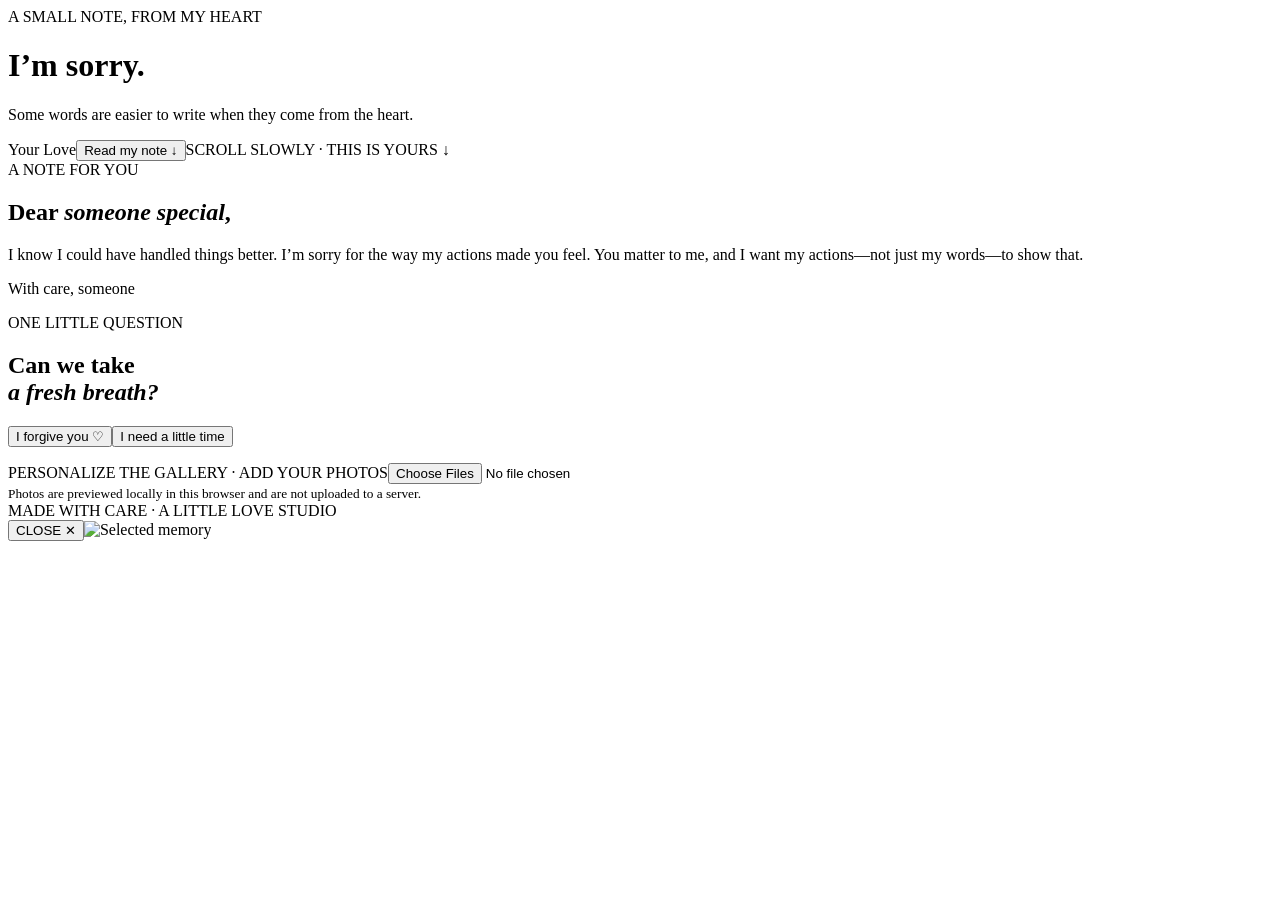
<file: products/sorry-basic.html>
<!doctype html><html lang="en"><head><meta charset="utf-8"><meta name="viewport" content="width=device-width,initial-scale=1"><meta name="theme-color" content="#fff5f3"><title>A little note for you — A Little Love Studio</title><meta name="description" content="A personalized little website, made with love."><link rel="preconnect" href="https://fonts.googleapis.com"><link rel="preconnect" href="https://fonts.gstatic.com" crossorigin><link href="https://fonts.googleapis.com/css2?family=DM+Sans:wght@400;500;600;700&family=Playfair+Display:ital,wght@0,500;0,600;1,500;1,600&display=swap" rel="stylesheet"><style>:root{{--bg:#fff5f3;--ink:{d['dark']};--muted:#82766f;--accent:#c66d7b;--panel:#ffffff;--panel-ink:#332e2c;--button-ink:#fff;--display:Georgia}*{box-sizing:border-box}html{scroll-behavior:smooth}body{margin:0;background:var(--bg);color:var(--ink);font-family:Inter,Arial,sans-serif;overflow-x:hidden}button{font:inherit;cursor:pointer}.grain:before{content:"";position:fixed;inset:0;pointer-events:none;opacity:.08;background-image:url("data:image/svg+xml,%3Csvg viewBox='0 0 180 180' xmlns='http://www.w3.org/2000/svg'%3E%3Cfilter id='n'%3E%3CfeTurbulence type='fractalNoise' baseFrequency='.8' numOctaves='3' stitchTiles='stitch'/%3E%3C/filter%3E%3Crect width='100%25' height='100%25' filter='url(%23n)' opacity='.3'/%3E%3C/svg%3E");z-index:9}.hero{min-height:100svh;padding:clamp(28px,7vw,90px);display:flex;flex-direction:column;justify-content:center;position:relative;overflow:hidden;background:radial-gradient(ellipse at 78% 40%,color-mix(in srgb,var(--accent) 24%,transparent),transparent 48%),var(--bg)}.hero:after{content:"";position:absolute;width:min(62vw,650px);aspect-ratio:1;border:1px solid color-mix(in srgb,var(--accent) 45%,transparent);border-radius:50%;right:-12%;top:12%;box-shadow:0 0 0 35px color-mix(in srgb,var(--accent) 6%,transparent),0 0 0 75px color-mix(in srgb,var(--accent) 4%,transparent);pointer-events:none}.hero>*{position:relative;z-index:1}.eyebrow{font-size:10px;letter-spacing:.23em;text-transform:uppercase;color:var(--accent);font-weight:700}.hero h1{font:clamp(58px,11vw,142px)/.94 var(--display);letter-spacing:-.065em;max-width:950px;margin:28px 0}.hero h1 i,h2 i{font-weight:400;color:var(--accent)}.hero .sub{max-width:430px;color:var(--muted);font-size:14px;line-height:1.9}.name-pill{display:inline-flex;margin-top:16px;padding:10px 17px;border:1px solid color-mix(in srgb,var(--accent) 55%,transparent);border-radius:99px;font:italic 17px var(--display)}.primary{border:0;background:var(--accent);color:var(--button-ink);padding:15px 22px;border-radius:99px;font-size:11px;letter-spacing:.08em;text-transform:uppercase;font-weight:700;box-shadow:0 10px 28px color-mix(in srgb,var(--accent) 25%,transparent);transition:transform .25s,box-shadow .25s}.primary:hover{transform:translateY(-3px);box-shadow:0 15px 34px color-mix(in srgb,var(--accent) 36%,transparent)}.quiet{background:transparent;border:1px solid color-mix(in srgb,var(--accent) 55%,transparent);color:var(--ink);padding:14px 20px;border-radius:99px}.hero .primary{margin-top:25px;align-self:flex-start}.scroll-cue{position:absolute;bottom:28px;left:clamp(28px,7vw,90px);font-size:9px;letter-spacing:.2em;color:var(--muted)}section.content{padding:clamp(65px,10vw,130px) clamp(22px,9vw,130px)}h2{font:clamp(38px,6vw,76px)/1.02 var(--display);letter-spacing:-.045em;margin:20px 0 28px}p{line-height:1.95}.story,.note-card,.letter,.question,.portal,.cake-wrap,.timeline,.final-note{max-width:900px;margin:auto}.note-card,.letter{padding:clamp(28px,6vw,68px);background:var(--panel);color:var(--panel-ink);border:1px solid color-mix(in srgb,var(--accent) 28%,transparent);box-shadow:0 24px 80px #00000012}.note-card p,.letter p{font:16px/2 var(--display);max-width:680px}.signature{color:var(--accent);font-style:italic!important}.question,.final-note,.cake-wrap{text-align:center;padding:clamp(70px,10vw,130px) 22px}.actions{display:flex;justify-content:center;gap:12px;flex-wrap:wrap}.response{min-height:28px;color:var(--accent);font:italic 18px var(--display);margin-top:25px}.gallery-section{padding:90px clamp(22px,8vw,110px);background:var(--panel);color:var(--panel-ink)}.gallery{display:grid;grid-template-columns:repeat(4,1fr);gap:13px;margin-top:35px}.photo{min-height:clamp(170px,27vw,340px);border:0;position:relative;overflow:hidden;background:linear-gradient(145deg,#d7b5a2,#6b7770);text-align:left;color:white;padding:17px;transition:transform .35s,filter .35s}.photo:hover{transform:translateY(-6px) rotate(-1deg);filter:saturate(1.12)}.photo span{position:absolute;bottom:15px;left:17px;font:italic 22px var(--display);text-shadow:0 2px 10px #0008}.p1{background:linear-gradient(145deg,#b77c70,#e7c7a6 55%,#6c6e59)}.p2{background:linear-gradient(145deg,#667b78,#d6b9a2 55%,#8e6e69)}.p3{background:linear-gradient(145deg,#c9a66f,#e9d9b8 55%,#8d7771)}.p4{background:linear-gradient(145deg,#7c6e86,#d9b7b0 55%,#485b61)}.steps{max-width:720px;margin:55px auto 0}.steps article{display:grid;grid-template-columns:55px 1fr;gap:20px;padding:25px 0;border-top:1px solid color-mix(in srgb,var(--ink) 20%,transparent)}.steps b{font:italic 25px var(--display);color:var(--accent)}.steps h3{font:25px var(--display);margin:0 0 7px}.steps p{margin:0;color:var(--muted);font-size:13px}.envelope-wrap{text-align:center;padding:85px 20px}.envelope{width:min(340px,80vw);height:220px;background:#d7b28c;border:0;position:relative;box-shadow:0 25px 60px #0004;transition:transform .4s}.envelope:hover{transform:translateY(-6px)}.flap{position:absolute;inset:0;background:#edcfaa;clip-path:polygon(0 0,100% 0,50% 58%)}.seal{position:absolute;top:45%;left:46%;font-size:30px;color:#8c4d50}.env-label{position:absolute;bottom:28px;left:0;right:0;font:10px Arial;letter-spacing:.2em;color:#654c42}.hint{color:var(--muted);font-size:12px}.hidden{display:none}.letter.open{display:block;animation:rise .7s both}.cake{width:190px;height:155px;margin:20px auto 35px;position:relative}.tier{position:absolute;bottom:20px;left:20px;width:150px;height:75px;border-radius:12px 12px 20px 20px;background:linear-gradient(#f6d6c2 0 25%,#c98170 25%);box-shadow:inset 0 -10px #a96259}.icing{position:absolute;bottom:88px;left:20px;width:150px;height:25px;background:#fff0df;border-radius:50% 50% 12px 12px;z-index:2}.plate{position:absolute;bottom:10px;left:5px;width:180px;height:15px;background:#d6bca6;border-radius:50%}.candle{position:absolute;z-index:3;bottom:108px;left:91px;width:9px;height:36px;background:repeating-linear-gradient(45deg,#fff 0 5px,var(--accent) 5px 9px)}.flame{position:absolute;z-index:4;bottom:140px;left:89px;width:13px;height:20px;background:#ffc66b;border-radius:50% 50% 50% 0;transform:rotate(-45deg);animation:flicker .7s infinite alternate}.giftbox{width:130px;height:110px;margin:35px auto 0;position:relative;transform-style:preserve-3d;transition:transform .8s}.gift-body{position:absolute;bottom:0;left:10px;width:110px;height:78px;background:var(--accent);display:grid;place-items:center;color:var(--button-ink);font-size:34px}.gift-lid{position:absolute;top:20px;left:0;width:130px;height:24px;background:color-mix(in srgb,var(--accent) 75%,white);z-index:2;transition:transform .8s}.gift-bow{position:absolute;z-index:3;top:-10px;left:48px;font-size:36px;color:var(--accent)}.giftbox.open .gift-lid{transform:translate(35px,-50px) rotate(25deg)}.lightbox{position:fixed;inset:0;background:#090b0deF;display:none;align-items:center;justify-content:center;z-index:30;padding:25px}.lightbox.show{display:flex}.lightbox img{max-width:min(900px,90vw);max-height:78vh;object-fit:contain}.lightbox button{position:absolute;top:22px;right:25px;background:transparent;border:1px solid #fff8;color:white;padding:10px 15px;border-radius:30px}.upload{max-width:900px;margin:30px auto;padding:25px;border:1px dashed color-mix(in srgb,var(--accent) 60%,transparent);color:var(--muted);font-size:12px}.upload label{display:block;color:var(--accent);letter-spacing:.15em;font-size:10px;margin-bottom:12px}.upload input{max-width:100%}.upload-preview{display:flex;gap:10px;flex-wrap:wrap;margin-top:15px}.upload-preview img{width:90px;height:110px;object-fit:cover;border-radius:8px;cursor:pointer}.footer{text-align:center;padding:65px 20px;color:var(--muted);font-size:10px;letter-spacing:.18em}.reveal{opacity:0;transform:translateY(25px);transition:opacity .8s,transform .8s}.reveal.visible{opacity:1;transform:none}.spark{position:fixed;pointer-events:none;z-index:20;animation:float 2.4s ease-out forwards}@keyframes float{to{transform:translate(var(--dx),-110vh) rotate(220deg);opacity:0}}@keyframes rise{from{opacity:0;transform:translateY(30px)}to{opacity:1;transform:none}}@keyframes flicker{to{transform:rotate(-35deg) scale(.8);filter:brightness(1.3)}}@media(max-width:700px){.hero{min-height:92svh;padding:55px 25px}.hero:after{width:95vw;right:-50vw;top:24%}.gallery{grid-template-columns:repeat(2,1fr)}.photo{min-height:190px}.steps article{grid-template-columns:35px 1fr}.note-card,.letter{padding:30px 24px}}@media(prefers-reduced-motion:reduce){*,*:before,*:after{scroll-behavior:auto!important;animation:none!important;transition:none!important}}
</style></head><body class="grain"><header class="hero"><span class="eyebrow">A SMALL NOTE, FROM MY HEART</span><h1>I’m sorry.</h1><p class="sub" id="heroMessage">Some words are easier to write when they come from the heart.</p><span class="name-pill" id="recipient">Your Love</span><button class="primary" id="start">Read my note ↓</button><span class="scroll-cue">SCROLL SLOWLY · THIS IS YOURS ↓</span></header><main><section class="note-card reveal"><span class="eyebrow">A NOTE FOR YOU</span><h2>Dear <i id="dear">someone special</i>,</h2><p id="letter">I know I could have handled things better. I’m sorry for the way my actions made you feel. You matter to me, and I want my actions—not just my words—to show that.</p><p class="signature" id="sign">With care, someone</p></section><section class="question reveal"><span class="eyebrow">ONE LITTLE QUESTION</span><h2>Can we take<br><i>a fresh breath?</i></h2><div class="actions"><button class="primary" id="yes">I forgive you ♡</button><button class="quiet" id="no">I need a little time</button></div><p class="response" id="response" aria-live="polite"></p></section></main><section class="upload"><label for="photoUpload">PERSONALIZE THE GALLERY · ADD YOUR PHOTOS</label><input id="photoUpload" type="file" accept="image/*" multiple><div class="upload-preview" id="uploadPreview"></div><small>Photos are previewed locally in this browser and are not uploaded to a server.</small></section><footer class="footer">MADE WITH CARE · A LITTLE LOVE STUDIO</footer><div class="lightbox" id="lightbox"><button id="closeLightbox">CLOSE ✕</button><img id="lightboxImage" alt="Selected memory"></div><script>{cfg}
const $ = s => document.querySelector(s);
const recipient = $('#recipient'); if(recipient) recipient.textContent = CONFIG.recipientName;
const heroMessage = $('#heroMessage'); if(heroMessage) heroMessage.textContent = CONFIG.message;
const dear = $('#dear'); if(dear) dear.textContent = CONFIG.recipientName;
const sign = $('#sign'); if(sign) sign.textContent = 'With love, ' + CONFIG.senderName;
const letter = $('#letter'); if(letter) letter.textContent = CONFIG.personalLetter;
const note = $('#note'); if(note) note.textContent = CONFIG.notes[0];
const occasion = $('#occasionHeading'); if(occasion) occasion.textContent = CONFIG.occasion + ' — a day worth celebrating';
const start = $('#start'); if(start) start.addEventListener('click',()=>document.querySelector('main').scrollIntoView({behavior:'smooth'}));
const revealEls = document.querySelectorAll('.reveal');
if('IntersectionObserver' in window){const io=new IntersectionObserver(entries=>entries.forEach(e=>{if(e.isIntersecting){e.target.classList.add('visible');io.unobserve(e.target)}}),{threshold:.12});revealEls.forEach(el=>io.observe(el));}else revealEls.forEach(el=>el.classList.add('visible'));
function celebrate(){const symbols=['✦','✧','♡','✿','·'];for(let i=0;i<34;i++){const s=document.createElement('span');s.className='spark';s.textContent=symbols[Math.floor(Math.random()*symbols.length)];s.style.left=Math.random()*100+'vw';s.style.top=(55+Math.random()*40)+'vh';s.style.color=CONFIG.accent||'#c66d7b';s.style.fontSize=(12+Math.random()*20)+'px';s.style.setProperty('--dx',(Math.random()*180-90)+'px');document.body.appendChild(s);setTimeout(()=>s.remove(),2500)}}
const response=$('#response');
['#yes','#wish','#reveal','#finalReveal','#gift'].forEach(sel=>{const b=$(sel);if(b)b.addEventListener('click',()=>{if(sel==='#gift'){$('#giftbox')?.classList.add('open');if(response)response.textContent=CONFIG.notes[0]}else if(sel==='#yes'){if(response)response.textContent='Thank you for reading. Take all the time you need. ♡'}else if(response)response.textContent=CONFIG.notes[Math.min(1,CONFIG.notes.length-1)];celebrate()})});
const no=$('#no');if(no)no.addEventListener('click',()=>{if(response)response.textContent='That is okay. Your feelings and your time matter. ♡'});
const openLetter=$('#openLetter');if(openLetter)openLetter.addEventListener('click',()=>{$('#letterPanel').classList.remove('hidden');$('#letterPanel').classList.add('open');openLetter.classList.add('opened');openLetter.setAttribute('aria-expanded','true')});
function showImage(src,alt){$('#lightboxImage').src=src;$('#lightboxImage').alt=alt||'Memory';$('#lightbox').classList.add('show')}
$('#closeLightbox').addEventListener('click',()=>$('#lightbox').classList.remove('show'));$('#lightbox').addEventListener('click',e=>{if(e.target.id==='lightbox')$('#lightbox').classList.remove('show')});
document.querySelectorAll('.photo').forEach((b,i)=>b.addEventListener('click',()=>{const bg=getComputedStyle(b).backgroundImage;const url=bg.match(/url\(["']?(.*?)["']?\)/);if(url)showImage(url[1],b.dataset.caption);else if(response)response.textContent=b.dataset.caption||'A little memory to keep ♡'}));
const gallery=$('#gallery');if(CONFIG.photos.length&&gallery){gallery.innerHTML='';CONFIG.photos.forEach((src,i)=>{const b=document.createElement('button');b.className='photo p'+(i%4+1);b.dataset.caption='Memory '+(i+1);b.style.backgroundImage='linear-gradient(#0001,#0003),url('+JSON.stringify(src)+')';b.style.backgroundSize='cover';b.style.backgroundPosition='center';b.innerHTML='<span>'+String(i+1).padStart(2,'0')+'</span>';b.addEventListener('click',()=>showImage(src,'Memory '+(i+1)));gallery.appendChild(b)})}
$('#photoUpload').addEventListener('change',e=>{const preview=$('#uploadPreview');preview.innerHTML='';[...e.target.files].filter(f=>f.type.startsWith('image/')).forEach((file,i)=>{const url=URL.createObjectURL(file);const img=document.createElement('img');img.src=url;img.alt='Uploaded memory '+(i+1);img.addEventListener('click',()=>showImage(url,img.alt));preview.appendChild(img);if(gallery){const b=document.createElement('button');b.className='photo p'+(i%4+1);b.dataset.caption='Your memory '+(i+1);b.style.backgroundImage='linear-gradient(#0001,#0003),url('+JSON.stringify(url)+')';b.style.backgroundSize='cover';b.style.backgroundPosition='center';b.innerHTML='<span>'+String(i+1).padStart(2,'0')+'</span>';b.addEventListener('click',()=>showImage(url,b.dataset.caption));gallery.appendChild(b)}})});
</script></body></html>
</file>
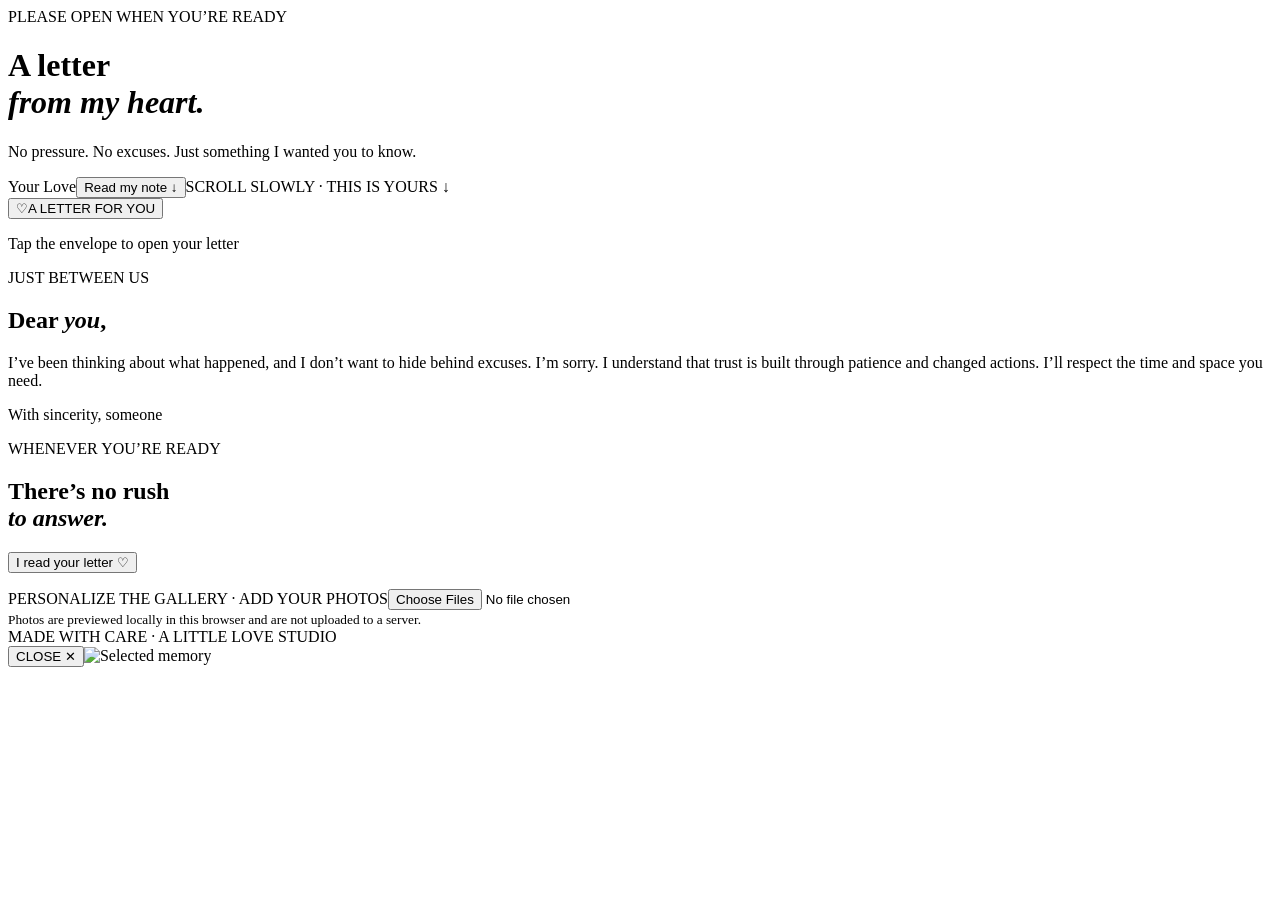
<file: products/sorry-premium.html>
<!doctype html><html lang="en"><head><meta charset="utf-8"><meta name="viewport" content="width=device-width,initial-scale=1"><meta name="theme-color" content="#11151e"><title>A letter I owe you — A Little Love Studio</title><meta name="description" content="A personalized little website, made with love."><link rel="preconnect" href="https://fonts.googleapis.com"><link rel="preconnect" href="https://fonts.gstatic.com" crossorigin><link href="https://fonts.googleapis.com/css2?family=DM+Sans:wght@400;500;600;700&family=Playfair+Display:ital,wght@0,500;0,600;1,500;1,600&display=swap" rel="stylesheet"><style>:root{{--bg:#11151e;--ink:{d['dark']};--muted:#c1b9b1;--accent:#d6ad83;--panel:#f4eee6;--panel-ink:#332e2c;--button-ink:#211b19;--display:Georgia}*{box-sizing:border-box}html{scroll-behavior:smooth}body{margin:0;background:var(--bg);color:var(--ink);font-family:Inter,Arial,sans-serif;overflow-x:hidden}button{font:inherit;cursor:pointer}.grain:before{content:"";position:fixed;inset:0;pointer-events:none;opacity:.08;background-image:url("data:image/svg+xml,%3Csvg viewBox='0 0 180 180' xmlns='http://www.w3.org/2000/svg'%3E%3Cfilter id='n'%3E%3CfeTurbulence type='fractalNoise' baseFrequency='.8' numOctaves='3' stitchTiles='stitch'/%3E%3C/filter%3E%3Crect width='100%25' height='100%25' filter='url(%23n)' opacity='.3'/%3E%3C/svg%3E");z-index:9}.hero{min-height:100svh;padding:clamp(28px,7vw,90px);display:flex;flex-direction:column;justify-content:center;position:relative;overflow:hidden;background:radial-gradient(ellipse at 78% 40%,color-mix(in srgb,var(--accent) 24%,transparent),transparent 48%),var(--bg)}.hero:after{content:"";position:absolute;width:min(62vw,650px);aspect-ratio:1;border:1px solid color-mix(in srgb,var(--accent) 45%,transparent);border-radius:50%;right:-12%;top:12%;box-shadow:0 0 0 35px color-mix(in srgb,var(--accent) 6%,transparent),0 0 0 75px color-mix(in srgb,var(--accent) 4%,transparent);pointer-events:none}.hero>*{position:relative;z-index:1}.eyebrow{font-size:10px;letter-spacing:.23em;text-transform:uppercase;color:var(--accent);font-weight:700}.hero h1{font:clamp(58px,11vw,142px)/.94 var(--display);letter-spacing:-.065em;max-width:950px;margin:28px 0}.hero h1 i,h2 i{font-weight:400;color:var(--accent)}.hero .sub{max-width:430px;color:var(--muted);font-size:14px;line-height:1.9}.name-pill{display:inline-flex;margin-top:16px;padding:10px 17px;border:1px solid color-mix(in srgb,var(--accent) 55%,transparent);border-radius:99px;font:italic 17px var(--display)}.primary{border:0;background:var(--accent);color:var(--button-ink);padding:15px 22px;border-radius:99px;font-size:11px;letter-spacing:.08em;text-transform:uppercase;font-weight:700;box-shadow:0 10px 28px color-mix(in srgb,var(--accent) 25%,transparent);transition:transform .25s,box-shadow .25s}.primary:hover{transform:translateY(-3px);box-shadow:0 15px 34px color-mix(in srgb,var(--accent) 36%,transparent)}.quiet{background:transparent;border:1px solid color-mix(in srgb,var(--accent) 55%,transparent);color:var(--ink);padding:14px 20px;border-radius:99px}.hero .primary{margin-top:25px;align-self:flex-start}.scroll-cue{position:absolute;bottom:28px;left:clamp(28px,7vw,90px);font-size:9px;letter-spacing:.2em;color:var(--muted)}section.content{padding:clamp(65px,10vw,130px) clamp(22px,9vw,130px)}h2{font:clamp(38px,6vw,76px)/1.02 var(--display);letter-spacing:-.045em;margin:20px 0 28px}p{line-height:1.95}.story,.note-card,.letter,.question,.portal,.cake-wrap,.timeline,.final-note{max-width:900px;margin:auto}.note-card,.letter{padding:clamp(28px,6vw,68px);background:var(--panel);color:var(--panel-ink);border:1px solid color-mix(in srgb,var(--accent) 28%,transparent);box-shadow:0 24px 80px #00000012}.note-card p,.letter p{font:16px/2 var(--display);max-width:680px}.signature{color:var(--accent);font-style:italic!important}.question,.final-note,.cake-wrap{text-align:center;padding:clamp(70px,10vw,130px) 22px}.actions{display:flex;justify-content:center;gap:12px;flex-wrap:wrap}.response{min-height:28px;color:var(--accent);font:italic 18px var(--display);margin-top:25px}.gallery-section{padding:90px clamp(22px,8vw,110px);background:var(--panel);color:var(--panel-ink)}.gallery{display:grid;grid-template-columns:repeat(4,1fr);gap:13px;margin-top:35px}.photo{min-height:clamp(170px,27vw,340px);border:0;position:relative;overflow:hidden;background:linear-gradient(145deg,#d7b5a2,#6b7770);text-align:left;color:white;padding:17px;transition:transform .35s,filter .35s}.photo:hover{transform:translateY(-6px) rotate(-1deg);filter:saturate(1.12)}.photo span{position:absolute;bottom:15px;left:17px;font:italic 22px var(--display);text-shadow:0 2px 10px #0008}.p1{background:linear-gradient(145deg,#b77c70,#e7c7a6 55%,#6c6e59)}.p2{background:linear-gradient(145deg,#667b78,#d6b9a2 55%,#8e6e69)}.p3{background:linear-gradient(145deg,#c9a66f,#e9d9b8 55%,#8d7771)}.p4{background:linear-gradient(145deg,#7c6e86,#d9b7b0 55%,#485b61)}.steps{max-width:720px;margin:55px auto 0}.steps article{display:grid;grid-template-columns:55px 1fr;gap:20px;padding:25px 0;border-top:1px solid color-mix(in srgb,var(--ink) 20%,transparent)}.steps b{font:italic 25px var(--display);color:var(--accent)}.steps h3{font:25px var(--display);margin:0 0 7px}.steps p{margin:0;color:var(--muted);font-size:13px}.envelope-wrap{text-align:center;padding:85px 20px}.envelope{width:min(340px,80vw);height:220px;background:#d7b28c;border:0;position:relative;box-shadow:0 25px 60px #0004;transition:transform .4s}.envelope:hover{transform:translateY(-6px)}.flap{position:absolute;inset:0;background:#edcfaa;clip-path:polygon(0 0,100% 0,50% 58%)}.seal{position:absolute;top:45%;left:46%;font-size:30px;color:#8c4d50}.env-label{position:absolute;bottom:28px;left:0;right:0;font:10px Arial;letter-spacing:.2em;color:#654c42}.hint{color:var(--muted);font-size:12px}.hidden{display:none}.letter.open{display:block;animation:rise .7s both}.cake{width:190px;height:155px;margin:20px auto 35px;position:relative}.tier{position:absolute;bottom:20px;left:20px;width:150px;height:75px;border-radius:12px 12px 20px 20px;background:linear-gradient(#f6d6c2 0 25%,#c98170 25%);box-shadow:inset 0 -10px #a96259}.icing{position:absolute;bottom:88px;left:20px;width:150px;height:25px;background:#fff0df;border-radius:50% 50% 12px 12px;z-index:2}.plate{position:absolute;bottom:10px;left:5px;width:180px;height:15px;background:#d6bca6;border-radius:50%}.candle{position:absolute;z-index:3;bottom:108px;left:91px;width:9px;height:36px;background:repeating-linear-gradient(45deg,#fff 0 5px,var(--accent) 5px 9px)}.flame{position:absolute;z-index:4;bottom:140px;left:89px;width:13px;height:20px;background:#ffc66b;border-radius:50% 50% 50% 0;transform:rotate(-45deg);animation:flicker .7s infinite alternate}.giftbox{width:130px;height:110px;margin:35px auto 0;position:relative;transform-style:preserve-3d;transition:transform .8s}.gift-body{position:absolute;bottom:0;left:10px;width:110px;height:78px;background:var(--accent);display:grid;place-items:center;color:var(--button-ink);font-size:34px}.gift-lid{position:absolute;top:20px;left:0;width:130px;height:24px;background:color-mix(in srgb,var(--accent) 75%,white);z-index:2;transition:transform .8s}.gift-bow{position:absolute;z-index:3;top:-10px;left:48px;font-size:36px;color:var(--accent)}.giftbox.open .gift-lid{transform:translate(35px,-50px) rotate(25deg)}.lightbox{position:fixed;inset:0;background:#090b0deF;display:none;align-items:center;justify-content:center;z-index:30;padding:25px}.lightbox.show{display:flex}.lightbox img{max-width:min(900px,90vw);max-height:78vh;object-fit:contain}.lightbox button{position:absolute;top:22px;right:25px;background:transparent;border:1px solid #fff8;color:white;padding:10px 15px;border-radius:30px}.upload{max-width:900px;margin:30px auto;padding:25px;border:1px dashed color-mix(in srgb,var(--accent) 60%,transparent);color:var(--muted);font-size:12px}.upload label{display:block;color:var(--accent);letter-spacing:.15em;font-size:10px;margin-bottom:12px}.upload input{max-width:100%}.upload-preview{display:flex;gap:10px;flex-wrap:wrap;margin-top:15px}.upload-preview img{width:90px;height:110px;object-fit:cover;border-radius:8px;cursor:pointer}.footer{text-align:center;padding:65px 20px;color:var(--muted);font-size:10px;letter-spacing:.18em}.reveal{opacity:0;transform:translateY(25px);transition:opacity .8s,transform .8s}.reveal.visible{opacity:1;transform:none}.spark{position:fixed;pointer-events:none;z-index:20;animation:float 2.4s ease-out forwards}@keyframes float{to{transform:translate(var(--dx),-110vh) rotate(220deg);opacity:0}}@keyframes rise{from{opacity:0;transform:translateY(30px)}to{opacity:1;transform:none}}@keyframes flicker{to{transform:rotate(-35deg) scale(.8);filter:brightness(1.3)}}@media(max-width:700px){.hero{min-height:92svh;padding:55px 25px}.hero:after{width:95vw;right:-50vw;top:24%}.gallery{grid-template-columns:repeat(2,1fr)}.photo{min-height:190px}.steps article{grid-template-columns:35px 1fr}.note-card,.letter{padding:30px 24px}}@media(prefers-reduced-motion:reduce){*,*:before,*:after{scroll-behavior:auto!important;animation:none!important;transition:none!important}}
</style></head><body class="grain"><header class="hero"><span class="eyebrow">PLEASE OPEN WHEN YOU’RE READY</span><h1>A letter<br><i>from my heart.</i></h1><p class="sub" id="heroMessage">No pressure. No excuses. Just something I wanted you to know.</p><span class="name-pill" id="recipient">Your Love</span><button class="primary" id="start">Read my note ↓</button><span class="scroll-cue">SCROLL SLOWLY · THIS IS YOURS ↓</span></header><main><section class="envelope-wrap reveal"><button class="envelope" id="openLetter" aria-label="Open letter"><span class="flap"></span><span class="seal">♡</span><span class="env-label">A LETTER FOR YOU</span></button><p class="hint">Tap the envelope to open your letter</p><article class="letter hidden" id="letterPanel"><span class="eyebrow">JUST BETWEEN US</span><h2>Dear <i id="dear">you</i>,</h2><p id="letter">I’ve been thinking about what happened, and I don’t want to hide behind excuses. I’m sorry. I understand that trust is built through patience and changed actions. I’ll respect the time and space you need.</p><p class="signature" id="sign">With sincerity, someone</p></article></section><section class="question reveal"><span class="eyebrow">WHENEVER YOU’RE READY</span><h2>There’s no rush<br><i>to answer.</i></h2><button class="primary" id="yes">I read your letter ♡</button><p class="response" id="response" aria-live="polite"></p></section></main><section class="upload"><label for="photoUpload">PERSONALIZE THE GALLERY · ADD YOUR PHOTOS</label><input id="photoUpload" type="file" accept="image/*" multiple><div class="upload-preview" id="uploadPreview"></div><small>Photos are previewed locally in this browser and are not uploaded to a server.</small></section><footer class="footer">MADE WITH CARE · A LITTLE LOVE STUDIO</footer><div class="lightbox" id="lightbox"><button id="closeLightbox">CLOSE ✕</button><img id="lightboxImage" alt="Selected memory"></div><script>{cfg}
const $ = s => document.querySelector(s);
const recipient = $('#recipient'); if(recipient) recipient.textContent = CONFIG.recipientName;
const heroMessage = $('#heroMessage'); if(heroMessage) heroMessage.textContent = CONFIG.message;
const dear = $('#dear'); if(dear) dear.textContent = CONFIG.recipientName;
const sign = $('#sign'); if(sign) sign.textContent = 'With love, ' + CONFIG.senderName;
const letter = $('#letter'); if(letter) letter.textContent = CONFIG.personalLetter;
const note = $('#note'); if(note) note.textContent = CONFIG.notes[0];
const occasion = $('#occasionHeading'); if(occasion) occasion.textContent = CONFIG.occasion + ' — a day worth celebrating';
const start = $('#start'); if(start) start.addEventListener('click',()=>document.querySelector('main').scrollIntoView({behavior:'smooth'}));
const revealEls = document.querySelectorAll('.reveal');
if('IntersectionObserver' in window){const io=new IntersectionObserver(entries=>entries.forEach(e=>{if(e.isIntersecting){e.target.classList.add('visible');io.unobserve(e.target)}}),{threshold:.12});revealEls.forEach(el=>io.observe(el));}else revealEls.forEach(el=>el.classList.add('visible'));
function celebrate(){const symbols=['✦','✧','♡','✿','·'];for(let i=0;i<34;i++){const s=document.createElement('span');s.className='spark';s.textContent=symbols[Math.floor(Math.random()*symbols.length)];s.style.left=Math.random()*100+'vw';s.style.top=(55+Math.random()*40)+'vh';s.style.color=CONFIG.accent||'#d6ad83';s.style.fontSize=(12+Math.random()*20)+'px';s.style.setProperty('--dx',(Math.random()*180-90)+'px');document.body.appendChild(s);setTimeout(()=>s.remove(),2500)}}
const response=$('#response');
['#yes','#wish','#reveal','#finalReveal','#gift'].forEach(sel=>{const b=$(sel);if(b)b.addEventListener('click',()=>{if(sel==='#gift'){$('#giftbox')?.classList.add('open');if(response)response.textContent=CONFIG.notes[0]}else if(sel==='#yes'){if(response)response.textContent='Thank you for reading. Take all the time you need. ♡'}else if(response)response.textContent=CONFIG.notes[Math.min(1,CONFIG.notes.length-1)];celebrate()})});
const no=$('#no');if(no)no.addEventListener('click',()=>{if(response)response.textContent='That is okay. Your feelings and your time matter. ♡'});
const openLetter=$('#openLetter');if(openLetter)openLetter.addEventListener('click',()=>{$('#letterPanel').classList.remove('hidden');$('#letterPanel').classList.add('open');openLetter.classList.add('opened');openLetter.setAttribute('aria-expanded','true')});
function showImage(src,alt){$('#lightboxImage').src=src;$('#lightboxImage').alt=alt||'Memory';$('#lightbox').classList.add('show')}
$('#closeLightbox').addEventListener('click',()=>$('#lightbox').classList.remove('show'));$('#lightbox').addEventListener('click',e=>{if(e.target.id==='lightbox')$('#lightbox').classList.remove('show')});
document.querySelectorAll('.photo').forEach((b,i)=>b.addEventListener('click',()=>{const bg=getComputedStyle(b).backgroundImage;const url=bg.match(/url\(["']?(.*?)["']?\)/);if(url)showImage(url[1],b.dataset.caption);else if(response)response.textContent=b.dataset.caption||'A little memory to keep ♡'}));
const gallery=$('#gallery');if(CONFIG.photos.length&&gallery){gallery.innerHTML='';CONFIG.photos.forEach((src,i)=>{const b=document.createElement('button');b.className='photo p'+(i%4+1);b.dataset.caption='Memory '+(i+1);b.style.backgroundImage='linear-gradient(#0001,#0003),url('+JSON.stringify(src)+')';b.style.backgroundSize='cover';b.style.backgroundPosition='center';b.innerHTML='<span>'+String(i+1).padStart(2,'0')+'</span>';b.addEventListener('click',()=>showImage(src,'Memory '+(i+1)));gallery.appendChild(b)})}
$('#photoUpload').addEventListener('change',e=>{const preview=$('#uploadPreview');preview.innerHTML='';[...e.target.files].filter(f=>f.type.startsWith('image/')).forEach((file,i)=>{const url=URL.createObjectURL(file);const img=document.createElement('img');img.src=url;img.alt='Uploaded memory '+(i+1);img.addEventListener('click',()=>showImage(url,img.alt));preview.appendChild(img);if(gallery){const b=document.createElement('button');b.className='photo p'+(i%4+1);b.dataset.caption='Your memory '+(i+1);b.style.backgroundImage='linear-gradient(#0001,#0003),url('+JSON.stringify(url)+')';b.style.backgroundSize='cover';b.style.backgroundPosition='center';b.innerHTML='<span>'+String(i+1).padStart(2,'0')+'</span>';b.addEventListener('click',()=>showImage(url,b.dataset.caption));gallery.appendChild(b)}})});
</script></body></html>
</file>
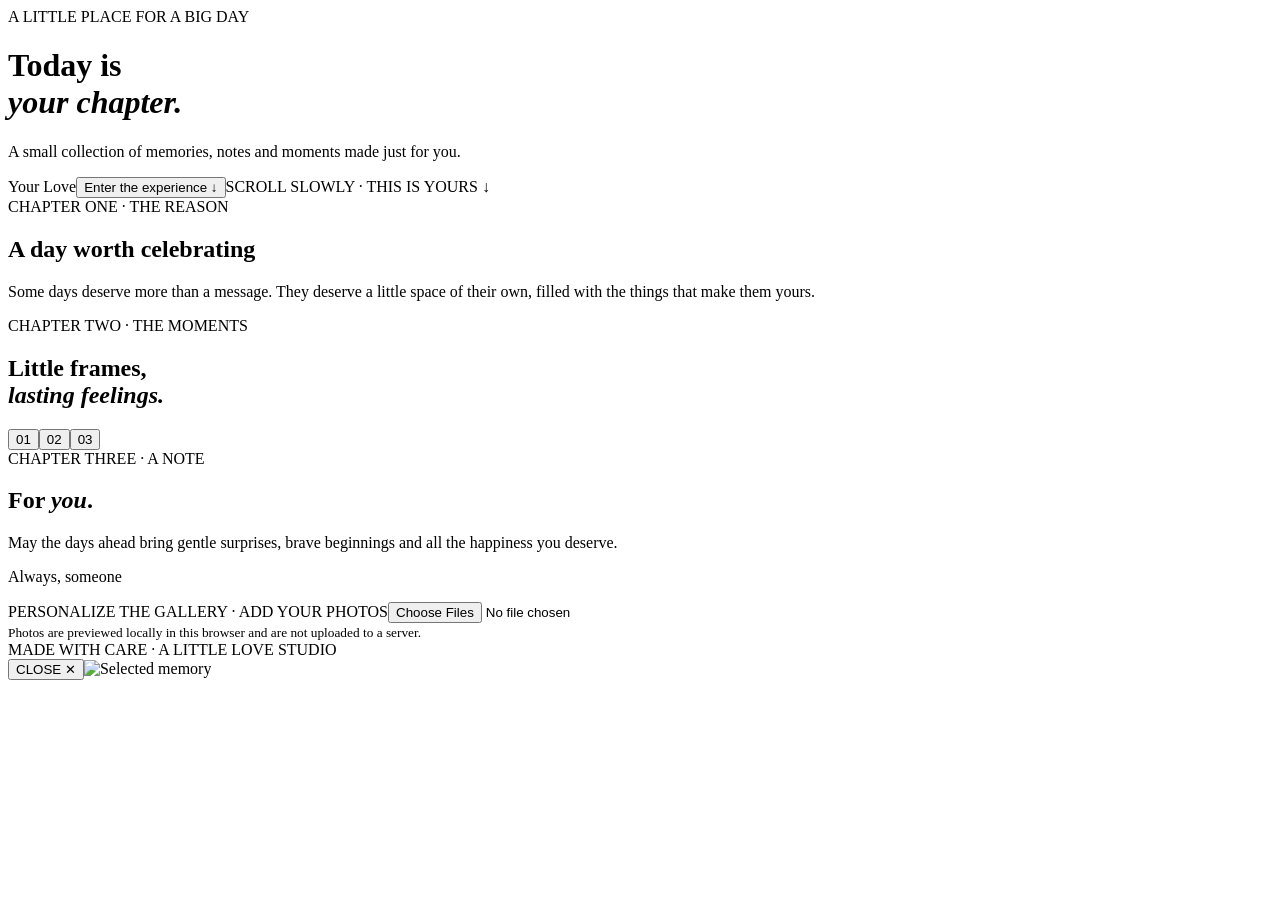
<file: products/special-day-basic.html>
<!doctype html><html lang="en"><head><meta charset="utf-8"><meta name="viewport" content="width=device-width,initial-scale=1"><meta name="theme-color" content="#f2f4ed"><title>A day worth keeping — A Little Love Studio</title><meta name="description" content="A personalized little website, made with love."><link rel="preconnect" href="https://fonts.googleapis.com"><link rel="preconnect" href="https://fonts.gstatic.com" crossorigin><link href="https://fonts.googleapis.com/css2?family=DM+Sans:wght@400;500;600;700&family=Playfair+Display:ital,wght@0,500;0,600;1,500;1,600&display=swap" rel="stylesheet"><style>:root{{--bg:#f2f4ed;--ink:{d['dark']};--muted:#82766f;--accent:#728875;--panel:#ffffff;--panel-ink:#332e2c;--button-ink:#fff;--display:Georgia}*{box-sizing:border-box}html{scroll-behavior:smooth}body{margin:0;background:var(--bg);color:var(--ink);font-family:Inter,Arial,sans-serif;overflow-x:hidden}button{font:inherit;cursor:pointer}.grain:before{content:"";position:fixed;inset:0;pointer-events:none;opacity:.08;background-image:url("data:image/svg+xml,%3Csvg viewBox='0 0 180 180' xmlns='http://www.w3.org/2000/svg'%3E%3Cfilter id='n'%3E%3CfeTurbulence type='fractalNoise' baseFrequency='.8' numOctaves='3' stitchTiles='stitch'/%3E%3C/filter%3E%3Crect width='100%25' height='100%25' filter='url(%23n)' opacity='.3'/%3E%3C/svg%3E");z-index:9}.hero{min-height:100svh;padding:clamp(28px,7vw,90px);display:flex;flex-direction:column;justify-content:center;position:relative;overflow:hidden;background:radial-gradient(ellipse at 78% 40%,color-mix(in srgb,var(--accent) 24%,transparent),transparent 48%),var(--bg)}.hero:after{content:"";position:absolute;width:min(62vw,650px);aspect-ratio:1;border:1px solid color-mix(in srgb,var(--accent) 45%,transparent);border-radius:50%;right:-12%;top:12%;box-shadow:0 0 0 35px color-mix(in srgb,var(--accent) 6%,transparent),0 0 0 75px color-mix(in srgb,var(--accent) 4%,transparent);pointer-events:none}.hero>*{position:relative;z-index:1}.eyebrow{font-size:10px;letter-spacing:.23em;text-transform:uppercase;color:var(--accent);font-weight:700}.hero h1{font:clamp(58px,11vw,142px)/.94 var(--display);letter-spacing:-.065em;max-width:950px;margin:28px 0}.hero h1 i,h2 i{font-weight:400;color:var(--accent)}.hero .sub{max-width:430px;color:var(--muted);font-size:14px;line-height:1.9}.name-pill{display:inline-flex;margin-top:16px;padding:10px 17px;border:1px solid color-mix(in srgb,var(--accent) 55%,transparent);border-radius:99px;font:italic 17px var(--display)}.primary{border:0;background:var(--accent);color:var(--button-ink);padding:15px 22px;border-radius:99px;font-size:11px;letter-spacing:.08em;text-transform:uppercase;font-weight:700;box-shadow:0 10px 28px color-mix(in srgb,var(--accent) 25%,transparent);transition:transform .25s,box-shadow .25s}.primary:hover{transform:translateY(-3px);box-shadow:0 15px 34px color-mix(in srgb,var(--accent) 36%,transparent)}.quiet{background:transparent;border:1px solid color-mix(in srgb,var(--accent) 55%,transparent);color:var(--ink);padding:14px 20px;border-radius:99px}.hero .primary{margin-top:25px;align-self:flex-start}.scroll-cue{position:absolute;bottom:28px;left:clamp(28px,7vw,90px);font-size:9px;letter-spacing:.2em;color:var(--muted)}section.content{padding:clamp(65px,10vw,130px) clamp(22px,9vw,130px)}h2{font:clamp(38px,6vw,76px)/1.02 var(--display);letter-spacing:-.045em;margin:20px 0 28px}p{line-height:1.95}.story,.note-card,.letter,.question,.portal,.cake-wrap,.timeline,.final-note{max-width:900px;margin:auto}.note-card,.letter{padding:clamp(28px,6vw,68px);background:var(--panel);color:var(--panel-ink);border:1px solid color-mix(in srgb,var(--accent) 28%,transparent);box-shadow:0 24px 80px #00000012}.note-card p,.letter p{font:16px/2 var(--display);max-width:680px}.signature{color:var(--accent);font-style:italic!important}.question,.final-note,.cake-wrap{text-align:center;padding:clamp(70px,10vw,130px) 22px}.actions{display:flex;justify-content:center;gap:12px;flex-wrap:wrap}.response{min-height:28px;color:var(--accent);font:italic 18px var(--display);margin-top:25px}.gallery-section{padding:90px clamp(22px,8vw,110px);background:var(--panel);color:var(--panel-ink)}.gallery{display:grid;grid-template-columns:repeat(4,1fr);gap:13px;margin-top:35px}.photo{min-height:clamp(170px,27vw,340px);border:0;position:relative;overflow:hidden;background:linear-gradient(145deg,#d7b5a2,#6b7770);text-align:left;color:white;padding:17px;transition:transform .35s,filter .35s}.photo:hover{transform:translateY(-6px) rotate(-1deg);filter:saturate(1.12)}.photo span{position:absolute;bottom:15px;left:17px;font:italic 22px var(--display);text-shadow:0 2px 10px #0008}.p1{background:linear-gradient(145deg,#b77c70,#e7c7a6 55%,#6c6e59)}.p2{background:linear-gradient(145deg,#667b78,#d6b9a2 55%,#8e6e69)}.p3{background:linear-gradient(145deg,#c9a66f,#e9d9b8 55%,#8d7771)}.p4{background:linear-gradient(145deg,#7c6e86,#d9b7b0 55%,#485b61)}.steps{max-width:720px;margin:55px auto 0}.steps article{display:grid;grid-template-columns:55px 1fr;gap:20px;padding:25px 0;border-top:1px solid color-mix(in srgb,var(--ink) 20%,transparent)}.steps b{font:italic 25px var(--display);color:var(--accent)}.steps h3{font:25px var(--display);margin:0 0 7px}.steps p{margin:0;color:var(--muted);font-size:13px}.envelope-wrap{text-align:center;padding:85px 20px}.envelope{width:min(340px,80vw);height:220px;background:#d7b28c;border:0;position:relative;box-shadow:0 25px 60px #0004;transition:transform .4s}.envelope:hover{transform:translateY(-6px)}.flap{position:absolute;inset:0;background:#edcfaa;clip-path:polygon(0 0,100% 0,50% 58%)}.seal{position:absolute;top:45%;left:46%;font-size:30px;color:#8c4d50}.env-label{position:absolute;bottom:28px;left:0;right:0;font:10px Arial;letter-spacing:.2em;color:#654c42}.hint{color:var(--muted);font-size:12px}.hidden{display:none}.letter.open{display:block;animation:rise .7s both}.cake{width:190px;height:155px;margin:20px auto 35px;position:relative}.tier{position:absolute;bottom:20px;left:20px;width:150px;height:75px;border-radius:12px 12px 20px 20px;background:linear-gradient(#f6d6c2 0 25%,#c98170 25%);box-shadow:inset 0 -10px #a96259}.icing{position:absolute;bottom:88px;left:20px;width:150px;height:25px;background:#fff0df;border-radius:50% 50% 12px 12px;z-index:2}.plate{position:absolute;bottom:10px;left:5px;width:180px;height:15px;background:#d6bca6;border-radius:50%}.candle{position:absolute;z-index:3;bottom:108px;left:91px;width:9px;height:36px;background:repeating-linear-gradient(45deg,#fff 0 5px,var(--accent) 5px 9px)}.flame{position:absolute;z-index:4;bottom:140px;left:89px;width:13px;height:20px;background:#ffc66b;border-radius:50% 50% 50% 0;transform:rotate(-45deg);animation:flicker .7s infinite alternate}.giftbox{width:130px;height:110px;margin:35px auto 0;position:relative;transform-style:preserve-3d;transition:transform .8s}.gift-body{position:absolute;bottom:0;left:10px;width:110px;height:78px;background:var(--accent);display:grid;place-items:center;color:var(--button-ink);font-size:34px}.gift-lid{position:absolute;top:20px;left:0;width:130px;height:24px;background:color-mix(in srgb,var(--accent) 75%,white);z-index:2;transition:transform .8s}.gift-bow{position:absolute;z-index:3;top:-10px;left:48px;font-size:36px;color:var(--accent)}.giftbox.open .gift-lid{transform:translate(35px,-50px) rotate(25deg)}.lightbox{position:fixed;inset:0;background:#090b0deF;display:none;align-items:center;justify-content:center;z-index:30;padding:25px}.lightbox.show{display:flex}.lightbox img{max-width:min(900px,90vw);max-height:78vh;object-fit:contain}.lightbox button{position:absolute;top:22px;right:25px;background:transparent;border:1px solid #fff8;color:white;padding:10px 15px;border-radius:30px}.upload{max-width:900px;margin:30px auto;padding:25px;border:1px dashed color-mix(in srgb,var(--accent) 60%,transparent);color:var(--muted);font-size:12px}.upload label{display:block;color:var(--accent);letter-spacing:.15em;font-size:10px;margin-bottom:12px}.upload input{max-width:100%}.upload-preview{display:flex;gap:10px;flex-wrap:wrap;margin-top:15px}.upload-preview img{width:90px;height:110px;object-fit:cover;border-radius:8px;cursor:pointer}.footer{text-align:center;padding:65px 20px;color:var(--muted);font-size:10px;letter-spacing:.18em}.reveal{opacity:0;transform:translateY(25px);transition:opacity .8s,transform .8s}.reveal.visible{opacity:1;transform:none}.spark{position:fixed;pointer-events:none;z-index:20;animation:float 2.4s ease-out forwards}@keyframes float{to{transform:translate(var(--dx),-110vh) rotate(220deg);opacity:0}}@keyframes rise{from{opacity:0;transform:translateY(30px)}to{opacity:1;transform:none}}@keyframes flicker{to{transform:rotate(-35deg) scale(.8);filter:brightness(1.3)}}@media(max-width:700px){.hero{min-height:92svh;padding:55px 25px}.hero:after{width:95vw;right:-50vw;top:24%}.gallery{grid-template-columns:repeat(2,1fr)}.photo{min-height:190px}.steps article{grid-template-columns:35px 1fr}.note-card,.letter{padding:30px 24px}}@media(prefers-reduced-motion:reduce){*,*:before,*:after{scroll-behavior:auto!important;animation:none!important;transition:none!important}}
</style></head><body class="grain"><header class="hero"><span class="eyebrow">A LITTLE PLACE FOR A BIG DAY</span><h1>Today is<br><i>your chapter.</i></h1><p class="sub" id="heroMessage">A small collection of memories, notes and moments made just for you.</p><span class="name-pill" id="recipient">Your Love</span><button class="primary" id="start">Enter the experience ↓</button><span class="scroll-cue">SCROLL SLOWLY · THIS IS YOURS ↓</span></header><main><section class="story reveal"><span class="eyebrow">CHAPTER ONE · THE REASON</span><h2 id="occasionHeading">A day worth celebrating</h2><p id="letter">Some days deserve more than a message. They deserve a little space of their own, filled with the things that make them yours.</p></section><section class="gallery-section reveal"><span class="eyebrow">CHAPTER TWO · THE MOMENTS</span><h2>Little frames,<br><i>lasting feelings.</i></h2><div class="gallery" id="gallery"><button class="photo p1" data-caption="A favourite little moment"><span>01</span></button><button class="photo p2" data-caption="A memory to keep"><span>02</span></button><button class="photo p3" data-caption="One for the heart"><span>03</span></button></div></section><section class="note-card reveal"><span class="eyebrow">CHAPTER THREE · A NOTE</span><h2>For <i id="dear">you</i>.</h2><p id="note">May the days ahead bring gentle surprises, brave beginnings and all the happiness you deserve.</p><p class="signature" id="sign">Always, someone</p></section></main><section class="upload"><label for="photoUpload">PERSONALIZE THE GALLERY · ADD YOUR PHOTOS</label><input id="photoUpload" type="file" accept="image/*" multiple><div class="upload-preview" id="uploadPreview"></div><small>Photos are previewed locally in this browser and are not uploaded to a server.</small></section><footer class="footer">MADE WITH CARE · A LITTLE LOVE STUDIO</footer><div class="lightbox" id="lightbox"><button id="closeLightbox">CLOSE ✕</button><img id="lightboxImage" alt="Selected memory"></div><script>{cfg}
const $ = s => document.querySelector(s);
const recipient = $('#recipient'); if(recipient) recipient.textContent = CONFIG.recipientName;
const heroMessage = $('#heroMessage'); if(heroMessage) heroMessage.textContent = CONFIG.message;
const dear = $('#dear'); if(dear) dear.textContent = CONFIG.recipientName;
const sign = $('#sign'); if(sign) sign.textContent = 'With love, ' + CONFIG.senderName;
const letter = $('#letter'); if(letter) letter.textContent = CONFIG.personalLetter;
const note = $('#note'); if(note) note.textContent = CONFIG.notes[0];
const occasion = $('#occasionHeading'); if(occasion) occasion.textContent = CONFIG.occasion + ' — a day worth celebrating';
const start = $('#start'); if(start) start.addEventListener('click',()=>document.querySelector('main').scrollIntoView({behavior:'smooth'}));
const revealEls = document.querySelectorAll('.reveal');
if('IntersectionObserver' in window){const io=new IntersectionObserver(entries=>entries.forEach(e=>{if(e.isIntersecting){e.target.classList.add('visible');io.unobserve(e.target)}}),{threshold:.12});revealEls.forEach(el=>io.observe(el));}else revealEls.forEach(el=>el.classList.add('visible'));
function celebrate(){const symbols=['✦','✧','♡','✿','·'];for(let i=0;i<34;i++){const s=document.createElement('span');s.className='spark';s.textContent=symbols[Math.floor(Math.random()*symbols.length)];s.style.left=Math.random()*100+'vw';s.style.top=(55+Math.random()*40)+'vh';s.style.color=CONFIG.accent||'#728875';s.style.fontSize=(12+Math.random()*20)+'px';s.style.setProperty('--dx',(Math.random()*180-90)+'px');document.body.appendChild(s);setTimeout(()=>s.remove(),2500)}}
const response=$('#response');
['#yes','#wish','#reveal','#finalReveal','#gift'].forEach(sel=>{const b=$(sel);if(b)b.addEventListener('click',()=>{if(sel==='#gift'){$('#giftbox')?.classList.add('open');if(response)response.textContent=CONFIG.notes[0]}else if(sel==='#yes'){if(response)response.textContent='Thank you for reading. Take all the time you need. ♡'}else if(response)response.textContent=CONFIG.notes[Math.min(1,CONFIG.notes.length-1)];celebrate()})});
const no=$('#no');if(no)no.addEventListener('click',()=>{if(response)response.textContent='That is okay. Your feelings and your time matter. ♡'});
const openLetter=$('#openLetter');if(openLetter)openLetter.addEventListener('click',()=>{$('#letterPanel').classList.remove('hidden');$('#letterPanel').classList.add('open');openLetter.classList.add('opened');openLetter.setAttribute('aria-expanded','true')});
function showImage(src,alt){$('#lightboxImage').src=src;$('#lightboxImage').alt=alt||'Memory';$('#lightbox').classList.add('show')}
$('#closeLightbox').addEventListener('click',()=>$('#lightbox').classList.remove('show'));$('#lightbox').addEventListener('click',e=>{if(e.target.id==='lightbox')$('#lightbox').classList.remove('show')});
document.querySelectorAll('.photo').forEach((b,i)=>b.addEventListener('click',()=>{const bg=getComputedStyle(b).backgroundImage;const url=bg.match(/url\(["']?(.*?)["']?\)/);if(url)showImage(url[1],b.dataset.caption);else if(response)response.textContent=b.dataset.caption||'A little memory to keep ♡'}));
const gallery=$('#gallery');if(CONFIG.photos.length&&gallery){gallery.innerHTML='';CONFIG.photos.forEach((src,i)=>{const b=document.createElement('button');b.className='photo p'+(i%4+1);b.dataset.caption='Memory '+(i+1);b.style.backgroundImage='linear-gradient(#0001,#0003),url('+JSON.stringify(src)+')';b.style.backgroundSize='cover';b.style.backgroundPosition='center';b.innerHTML='<span>'+String(i+1).padStart(2,'0')+'</span>';b.addEventListener('click',()=>showImage(src,'Memory '+(i+1)));gallery.appendChild(b)})}
$('#photoUpload').addEventListener('change',e=>{const preview=$('#uploadPreview');preview.innerHTML='';[...e.target.files].filter(f=>f.type.startsWith('image/')).forEach((file,i)=>{const url=URL.createObjectURL(file);const img=document.createElement('img');img.src=url;img.alt='Uploaded memory '+(i+1);img.addEventListener('click',()=>showImage(url,img.alt));preview.appendChild(img);if(gallery){const b=document.createElement('button');b.className='photo p'+(i%4+1);b.dataset.caption='Your memory '+(i+1);b.style.backgroundImage='linear-gradient(#0001,#0003),url('+JSON.stringify(url)+')';b.style.backgroundSize='cover';b.style.backgroundPosition='center';b.innerHTML='<span>'+String(i+1).padStart(2,'0')+'</span>';b.addEventListener('click',()=>showImage(url,b.dataset.caption));gallery.appendChild(b)}})});
</script></body></html>
</file>
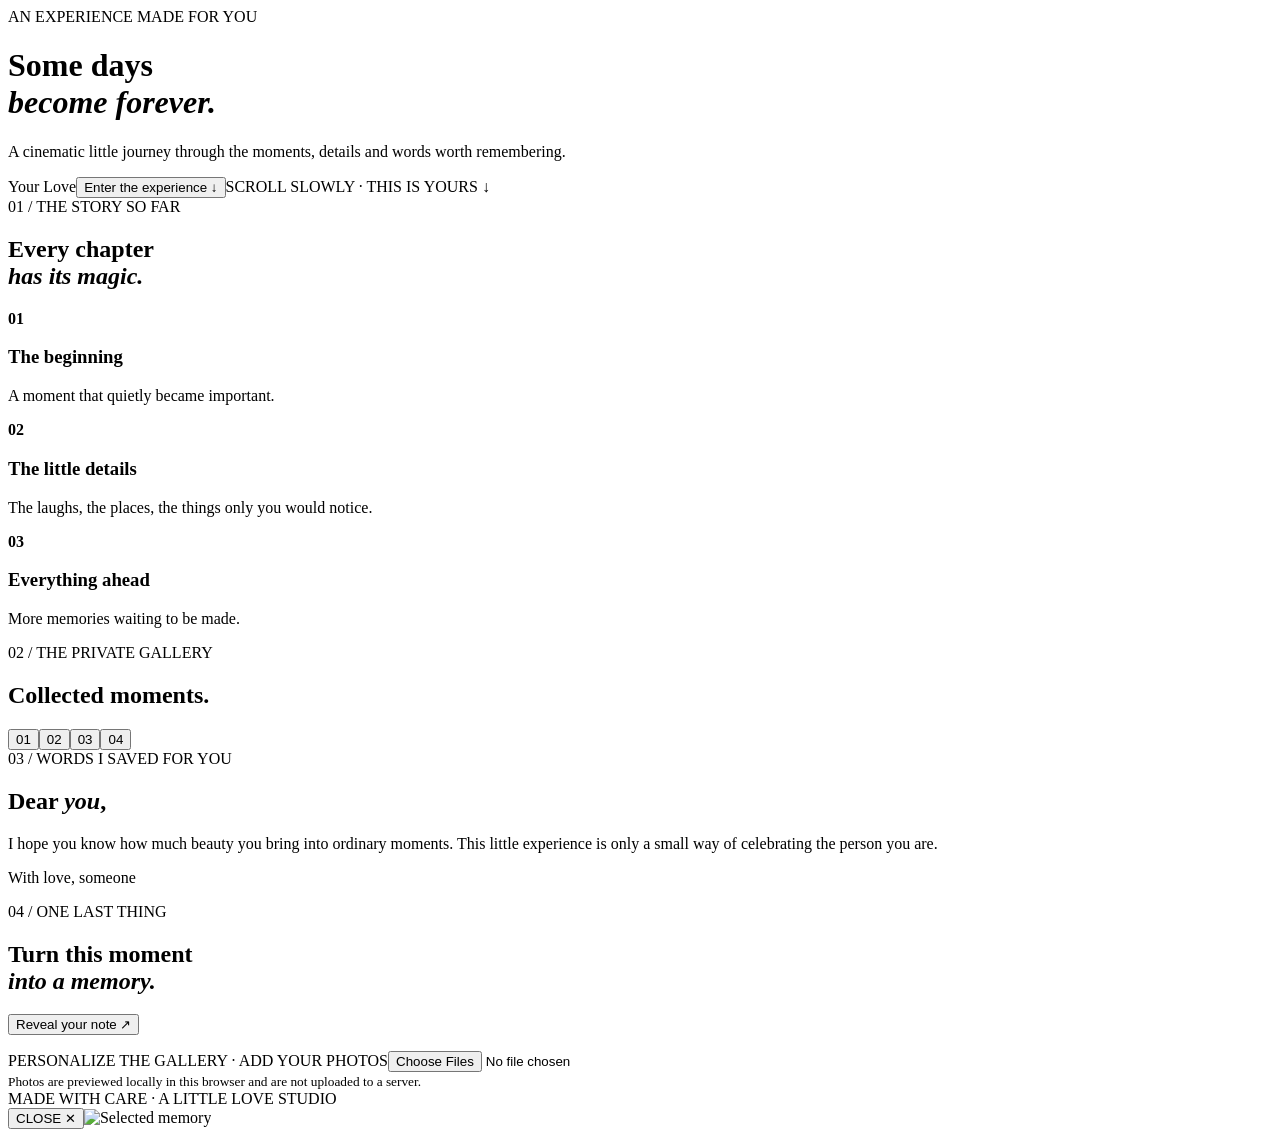
<file: products/special-day-premium.html>
<!doctype html><html lang="en"><head><meta charset="utf-8"><meta name="viewport" content="width=device-width,initial-scale=1"><meta name="theme-color" content="#111716"><title>The art of remembering — A Little Love Studio</title><meta name="description" content="A personalized little website, made with love."><link rel="preconnect" href="https://fonts.googleapis.com"><link rel="preconnect" href="https://fonts.gstatic.com" crossorigin><link href="https://fonts.googleapis.com/css2?family=DM+Sans:wght@400;500;600;700&family=Playfair+Display:ital,wght@0,500;0,600;1,500;1,600&display=swap" rel="stylesheet"><style>:root{{--bg:#111716;--ink:{d['dark']};--muted:#c1b9b1;--accent:#c5a17e;--panel:#f4eee6;--panel-ink:#332e2c;--button-ink:#211b19;--display:Georgia}*{box-sizing:border-box}html{scroll-behavior:smooth}body{margin:0;background:var(--bg);color:var(--ink);font-family:Inter,Arial,sans-serif;overflow-x:hidden}button{font:inherit;cursor:pointer}.grain:before{content:"";position:fixed;inset:0;pointer-events:none;opacity:.08;background-image:url("data:image/svg+xml,%3Csvg viewBox='0 0 180 180' xmlns='http://www.w3.org/2000/svg'%3E%3Cfilter id='n'%3E%3CfeTurbulence type='fractalNoise' baseFrequency='.8' numOctaves='3' stitchTiles='stitch'/%3E%3C/filter%3E%3Crect width='100%25' height='100%25' filter='url(%23n)' opacity='.3'/%3E%3C/svg%3E");z-index:9}.hero{min-height:100svh;padding:clamp(28px,7vw,90px);display:flex;flex-direction:column;justify-content:center;position:relative;overflow:hidden;background:radial-gradient(ellipse at 78% 40%,color-mix(in srgb,var(--accent) 24%,transparent),transparent 48%),var(--bg)}.hero:after{content:"";position:absolute;width:min(62vw,650px);aspect-ratio:1;border:1px solid color-mix(in srgb,var(--accent) 45%,transparent);border-radius:50%;right:-12%;top:12%;box-shadow:0 0 0 35px color-mix(in srgb,var(--accent) 6%,transparent),0 0 0 75px color-mix(in srgb,var(--accent) 4%,transparent);pointer-events:none}.hero>*{position:relative;z-index:1}.eyebrow{font-size:10px;letter-spacing:.23em;text-transform:uppercase;color:var(--accent);font-weight:700}.hero h1{font:clamp(58px,11vw,142px)/.94 var(--display);letter-spacing:-.065em;max-width:950px;margin:28px 0}.hero h1 i,h2 i{font-weight:400;color:var(--accent)}.hero .sub{max-width:430px;color:var(--muted);font-size:14px;line-height:1.9}.name-pill{display:inline-flex;margin-top:16px;padding:10px 17px;border:1px solid color-mix(in srgb,var(--accent) 55%,transparent);border-radius:99px;font:italic 17px var(--display)}.primary{border:0;background:var(--accent);color:var(--button-ink);padding:15px 22px;border-radius:99px;font-size:11px;letter-spacing:.08em;text-transform:uppercase;font-weight:700;box-shadow:0 10px 28px color-mix(in srgb,var(--accent) 25%,transparent);transition:transform .25s,box-shadow .25s}.primary:hover{transform:translateY(-3px);box-shadow:0 15px 34px color-mix(in srgb,var(--accent) 36%,transparent)}.quiet{background:transparent;border:1px solid color-mix(in srgb,var(--accent) 55%,transparent);color:var(--ink);padding:14px 20px;border-radius:99px}.hero .primary{margin-top:25px;align-self:flex-start}.scroll-cue{position:absolute;bottom:28px;left:clamp(28px,7vw,90px);font-size:9px;letter-spacing:.2em;color:var(--muted)}section.content{padding:clamp(65px,10vw,130px) clamp(22px,9vw,130px)}h2{font:clamp(38px,6vw,76px)/1.02 var(--display);letter-spacing:-.045em;margin:20px 0 28px}p{line-height:1.95}.story,.note-card,.letter,.question,.portal,.cake-wrap,.timeline,.final-note{max-width:900px;margin:auto}.note-card,.letter{padding:clamp(28px,6vw,68px);background:var(--panel);color:var(--panel-ink);border:1px solid color-mix(in srgb,var(--accent) 28%,transparent);box-shadow:0 24px 80px #00000012}.note-card p,.letter p{font:16px/2 var(--display);max-width:680px}.signature{color:var(--accent);font-style:italic!important}.question,.final-note,.cake-wrap{text-align:center;padding:clamp(70px,10vw,130px) 22px}.actions{display:flex;justify-content:center;gap:12px;flex-wrap:wrap}.response{min-height:28px;color:var(--accent);font:italic 18px var(--display);margin-top:25px}.gallery-section{padding:90px clamp(22px,8vw,110px);background:var(--panel);color:var(--panel-ink)}.gallery{display:grid;grid-template-columns:repeat(4,1fr);gap:13px;margin-top:35px}.photo{min-height:clamp(170px,27vw,340px);border:0;position:relative;overflow:hidden;background:linear-gradient(145deg,#d7b5a2,#6b7770);text-align:left;color:white;padding:17px;transition:transform .35s,filter .35s}.photo:hover{transform:translateY(-6px) rotate(-1deg);filter:saturate(1.12)}.photo span{position:absolute;bottom:15px;left:17px;font:italic 22px var(--display);text-shadow:0 2px 10px #0008}.p1{background:linear-gradient(145deg,#b77c70,#e7c7a6 55%,#6c6e59)}.p2{background:linear-gradient(145deg,#667b78,#d6b9a2 55%,#8e6e69)}.p3{background:linear-gradient(145deg,#c9a66f,#e9d9b8 55%,#8d7771)}.p4{background:linear-gradient(145deg,#7c6e86,#d9b7b0 55%,#485b61)}.steps{max-width:720px;margin:55px auto 0}.steps article{display:grid;grid-template-columns:55px 1fr;gap:20px;padding:25px 0;border-top:1px solid color-mix(in srgb,var(--ink) 20%,transparent)}.steps b{font:italic 25px var(--display);color:var(--accent)}.steps h3{font:25px var(--display);margin:0 0 7px}.steps p{margin:0;color:var(--muted);font-size:13px}.envelope-wrap{text-align:center;padding:85px 20px}.envelope{width:min(340px,80vw);height:220px;background:#d7b28c;border:0;position:relative;box-shadow:0 25px 60px #0004;transition:transform .4s}.envelope:hover{transform:translateY(-6px)}.flap{position:absolute;inset:0;background:#edcfaa;clip-path:polygon(0 0,100% 0,50% 58%)}.seal{position:absolute;top:45%;left:46%;font-size:30px;color:#8c4d50}.env-label{position:absolute;bottom:28px;left:0;right:0;font:10px Arial;letter-spacing:.2em;color:#654c42}.hint{color:var(--muted);font-size:12px}.hidden{display:none}.letter.open{display:block;animation:rise .7s both}.cake{width:190px;height:155px;margin:20px auto 35px;position:relative}.tier{position:absolute;bottom:20px;left:20px;width:150px;height:75px;border-radius:12px 12px 20px 20px;background:linear-gradient(#f6d6c2 0 25%,#c98170 25%);box-shadow:inset 0 -10px #a96259}.icing{position:absolute;bottom:88px;left:20px;width:150px;height:25px;background:#fff0df;border-radius:50% 50% 12px 12px;z-index:2}.plate{position:absolute;bottom:10px;left:5px;width:180px;height:15px;background:#d6bca6;border-radius:50%}.candle{position:absolute;z-index:3;bottom:108px;left:91px;width:9px;height:36px;background:repeating-linear-gradient(45deg,#fff 0 5px,var(--accent) 5px 9px)}.flame{position:absolute;z-index:4;bottom:140px;left:89px;width:13px;height:20px;background:#ffc66b;border-radius:50% 50% 50% 0;transform:rotate(-45deg);animation:flicker .7s infinite alternate}.giftbox{width:130px;height:110px;margin:35px auto 0;position:relative;transform-style:preserve-3d;transition:transform .8s}.gift-body{position:absolute;bottom:0;left:10px;width:110px;height:78px;background:var(--accent);display:grid;place-items:center;color:var(--button-ink);font-size:34px}.gift-lid{position:absolute;top:20px;left:0;width:130px;height:24px;background:color-mix(in srgb,var(--accent) 75%,white);z-index:2;transition:transform .8s}.gift-bow{position:absolute;z-index:3;top:-10px;left:48px;font-size:36px;color:var(--accent)}.giftbox.open .gift-lid{transform:translate(35px,-50px) rotate(25deg)}.lightbox{position:fixed;inset:0;background:#090b0deF;display:none;align-items:center;justify-content:center;z-index:30;padding:25px}.lightbox.show{display:flex}.lightbox img{max-width:min(900px,90vw);max-height:78vh;object-fit:contain}.lightbox button{position:absolute;top:22px;right:25px;background:transparent;border:1px solid #fff8;color:white;padding:10px 15px;border-radius:30px}.upload{max-width:900px;margin:30px auto;padding:25px;border:1px dashed color-mix(in srgb,var(--accent) 60%,transparent);color:var(--muted);font-size:12px}.upload label{display:block;color:var(--accent);letter-spacing:.15em;font-size:10px;margin-bottom:12px}.upload input{max-width:100%}.upload-preview{display:flex;gap:10px;flex-wrap:wrap;margin-top:15px}.upload-preview img{width:90px;height:110px;object-fit:cover;border-radius:8px;cursor:pointer}.footer{text-align:center;padding:65px 20px;color:var(--muted);font-size:10px;letter-spacing:.18em}.reveal{opacity:0;transform:translateY(25px);transition:opacity .8s,transform .8s}.reveal.visible{opacity:1;transform:none}.spark{position:fixed;pointer-events:none;z-index:20;animation:float 2.4s ease-out forwards}@keyframes float{to{transform:translate(var(--dx),-110vh) rotate(220deg);opacity:0}}@keyframes rise{from{opacity:0;transform:translateY(30px)}to{opacity:1;transform:none}}@keyframes flicker{to{transform:rotate(-35deg) scale(.8);filter:brightness(1.3)}}@media(max-width:700px){.hero{min-height:92svh;padding:55px 25px}.hero:after{width:95vw;right:-50vw;top:24%}.gallery{grid-template-columns:repeat(2,1fr)}.photo{min-height:190px}.steps article{grid-template-columns:35px 1fr}.note-card,.letter{padding:30px 24px}}@media(prefers-reduced-motion:reduce){*,*:before,*:after{scroll-behavior:auto!important;animation:none!important;transition:none!important}}
</style></head><body class="grain"><header class="hero"><span class="eyebrow">AN EXPERIENCE MADE FOR YOU</span><h1>Some days<br><i>become forever.</i></h1><p class="sub" id="heroMessage">A cinematic little journey through the moments, details and words worth remembering.</p><span class="name-pill" id="recipient">Your Love</span><button class="primary" id="start">Enter the experience ↓</button><span class="scroll-cue">SCROLL SLOWLY · THIS IS YOURS ↓</span></header><main><section class="timeline reveal"><span class="eyebrow">01 / THE STORY SO FAR</span><h2>Every chapter<br><i>has its magic.</i></h2><div class="steps"><article><b>01</b><div><h3>The beginning</h3><p>A moment that quietly became important.</p></div></article><article><b>02</b><div><h3>The little details</h3><p>The laughs, the places, the things only you would notice.</p></div></article><article><b>03</b><div><h3>Everything ahead</h3><p>More memories waiting to be made.</p></div></article></div></section><section class="gallery-section reveal"><span class="eyebrow">02 / THE PRIVATE GALLERY</span><h2>Collected moments.</h2><div class="gallery" id="gallery"><button class="photo p1" data-caption="The golden hour"><span>01</span></button><button class="photo p2" data-caption="A favourite day"><span>02</span></button><button class="photo p3" data-caption="The in-between"><span>03</span></button><button class="photo p4" data-caption="A little forever"><span>04</span></button></div></section><section class="letter reveal"><span class="eyebrow">03 / WORDS I SAVED FOR YOU</span><h2>Dear <i id="dear">you</i>,</h2><p id="letter">I hope you know how much beauty you bring into ordinary moments. This little experience is only a small way of celebrating the person you are.</p><p class="signature" id="sign">With love, someone</p></section><section class="reveal final-note"><span class="eyebrow">04 / ONE LAST THING</span><h2>Turn this moment<br><i>into a memory.</i></h2><button class="primary" id="reveal">Reveal your note ↗</button><p id="response" class="response"></p></section></main><section class="upload"><label for="photoUpload">PERSONALIZE THE GALLERY · ADD YOUR PHOTOS</label><input id="photoUpload" type="file" accept="image/*" multiple><div class="upload-preview" id="uploadPreview"></div><small>Photos are previewed locally in this browser and are not uploaded to a server.</small></section><footer class="footer">MADE WITH CARE · A LITTLE LOVE STUDIO</footer><div class="lightbox" id="lightbox"><button id="closeLightbox">CLOSE ✕</button><img id="lightboxImage" alt="Selected memory"></div><script>{cfg}
const $ = s => document.querySelector(s);
const recipient = $('#recipient'); if(recipient) recipient.textContent = CONFIG.recipientName;
const heroMessage = $('#heroMessage'); if(heroMessage) heroMessage.textContent = CONFIG.message;
const dear = $('#dear'); if(dear) dear.textContent = CONFIG.recipientName;
const sign = $('#sign'); if(sign) sign.textContent = 'With love, ' + CONFIG.senderName;
const letter = $('#letter'); if(letter) letter.textContent = CONFIG.personalLetter;
const note = $('#note'); if(note) note.textContent = CONFIG.notes[0];
const occasion = $('#occasionHeading'); if(occasion) occasion.textContent = CONFIG.occasion + ' — a day worth celebrating';
const start = $('#start'); if(start) start.addEventListener('click',()=>document.querySelector('main').scrollIntoView({behavior:'smooth'}));
const revealEls = document.querySelectorAll('.reveal');
if('IntersectionObserver' in window){const io=new IntersectionObserver(entries=>entries.forEach(e=>{if(e.isIntersecting){e.target.classList.add('visible');io.unobserve(e.target)}}),{threshold:.12});revealEls.forEach(el=>io.observe(el));}else revealEls.forEach(el=>el.classList.add('visible'));
function celebrate(){const symbols=['✦','✧','♡','✿','·'];for(let i=0;i<34;i++){const s=document.createElement('span');s.className='spark';s.textContent=symbols[Math.floor(Math.random()*symbols.length)];s.style.left=Math.random()*100+'vw';s.style.top=(55+Math.random()*40)+'vh';s.style.color=CONFIG.accent||'#c5a17e';s.style.fontSize=(12+Math.random()*20)+'px';s.style.setProperty('--dx',(Math.random()*180-90)+'px');document.body.appendChild(s);setTimeout(()=>s.remove(),2500)}}
const response=$('#response');
['#yes','#wish','#reveal','#finalReveal','#gift'].forEach(sel=>{const b=$(sel);if(b)b.addEventListener('click',()=>{if(sel==='#gift'){$('#giftbox')?.classList.add('open');if(response)response.textContent=CONFIG.notes[0]}else if(sel==='#yes'){if(response)response.textContent='Thank you for reading. Take all the time you need. ♡'}else if(response)response.textContent=CONFIG.notes[Math.min(1,CONFIG.notes.length-1)];celebrate()})});
const no=$('#no');if(no)no.addEventListener('click',()=>{if(response)response.textContent='That is okay. Your feelings and your time matter. ♡'});
const openLetter=$('#openLetter');if(openLetter)openLetter.addEventListener('click',()=>{$('#letterPanel').classList.remove('hidden');$('#letterPanel').classList.add('open');openLetter.classList.add('opened');openLetter.setAttribute('aria-expanded','true')});
function showImage(src,alt){$('#lightboxImage').src=src;$('#lightboxImage').alt=alt||'Memory';$('#lightbox').classList.add('show')}
$('#closeLightbox').addEventListener('click',()=>$('#lightbox').classList.remove('show'));$('#lightbox').addEventListener('click',e=>{if(e.target.id==='lightbox')$('#lightbox').classList.remove('show')});
document.querySelectorAll('.photo').forEach((b,i)=>b.addEventListener('click',()=>{const bg=getComputedStyle(b).backgroundImage;const url=bg.match(/url\(["']?(.*?)["']?\)/);if(url)showImage(url[1],b.dataset.caption);else if(response)response.textContent=b.dataset.caption||'A little memory to keep ♡'}));
const gallery=$('#gallery');if(CONFIG.photos.length&&gallery){gallery.innerHTML='';CONFIG.photos.forEach((src,i)=>{const b=document.createElement('button');b.className='photo p'+(i%4+1);b.dataset.caption='Memory '+(i+1);b.style.backgroundImage='linear-gradient(#0001,#0003),url('+JSON.stringify(src)+')';b.style.backgroundSize='cover';b.style.backgroundPosition='center';b.innerHTML='<span>'+String(i+1).padStart(2,'0')+'</span>';b.addEventListener('click',()=>showImage(src,'Memory '+(i+1)));gallery.appendChild(b)})}
$('#photoUpload').addEventListener('change',e=>{const preview=$('#uploadPreview');preview.innerHTML='';[...e.target.files].filter(f=>f.type.startsWith('image/')).forEach((file,i)=>{const url=URL.createObjectURL(file);const img=document.createElement('img');img.src=url;img.alt='Uploaded memory '+(i+1);img.addEventListener('click',()=>showImage(url,img.alt));preview.appendChild(img);if(gallery){const b=document.createElement('button');b.className='photo p'+(i%4+1);b.dataset.caption='Your memory '+(i+1);b.style.backgroundImage='linear-gradient(#0001,#0003),url('+JSON.stringify(url)+')';b.style.backgroundSize='cover';b.style.backgroundPosition='center';b.innerHTML='<span>'+String(i+1).padStart(2,'0')+'</span>';b.addEventListener('click',()=>showImage(url,b.dataset.caption));gallery.appendChild(b)}})});
</script></body></html>
</file>
<file: css/style.css>
@import url('https://fonts.googleapis.com/css2?family=DM+Sans:wght@400;500;600;700&family=Playfair+Display:ital,wght@0,500;0,600;0,700;1,500;1,600&display=swap');
:root{--ink:#302725;--muted:#81736e;--rose:#bd8588;--rose-dark:#98666b;--cream:#fbf7f2;--paper:#fffdfb;--pink:#f4e5e2;--lav:#eeebf5;--line:#eadfda;--shadow:0 22px 70px #60443b12;--serif:'Playfair Display',Georgia,serif;--sans:'DM Sans',Arial,sans-serif}*{box-sizing:border-box}html{scroll-behavior:smooth;scroll-padding-top:90px}body{margin:0;background:var(--paper);color:var(--ink);font-family:var(--sans);font-size:15px;line-height:1.65}a{color:inherit;text-decoration:none}button,input,textarea,select{font:inherit}button{cursor:pointer}.announcement{height:34px;background:#f2e6e1;color:#765e59;text-align:center;font-size:11px;letter-spacing:.12em;padding:7px 12px}header{height:82px;padding:0 max(5vw,24px);display:flex;align-items:center;justify-content:space-between;background:#fffdfbf0;backdrop-filter:blur(16px);position:sticky;top:0;z-index:20;border-bottom:1px solid #f0e8e3}.brand{display:flex;align-items:center;gap:11px;font-family:var(--serif);font-size:17px;font-weight:600;line-height:1.15}.brand>b{display:grid;place-items:center;width:38px;height:38px;border-radius:50%;background:var(--ink);color:#fff;font:italic 24px var(--serif)}.brand small{display:block;font:10px var(--sans);letter-spacing:.1em;color:var(--muted);margin-top:5px}nav{display:flex;gap:30px;color:#655954;font-size:12px}nav a:hover,.plain-link:hover{color:var(--rose-dark)}.cart-button,.menu{border:1px solid var(--line);background:#fff;border-radius:30px;padding:10px 17px;color:var(--ink);font-size:12px}.cart-button i{font-style:normal;background:var(--pink);border-radius:50%;padding:3px 7px;margin-left:5px}.menu{display:none}.hero{min-height:650px;padding:95px max(8vw,30px) 75px;display:grid;grid-template-columns:1fr 1fr;align-items:center;gap:5vw;background:radial-gradient(ellipse at 85% 35%,#f5e7e3 0,transparent 43%),linear-gradient(120deg,#fcf8f4,#fffdfb 62%)}.hero>div:first-child{max-width:590px}.hero label,section>label,.section-head label,.why label,.contact label,.faq>label,.how>label{font-size:10px;letter-spacing:.19em;font-weight:700;color:var(--rose-dark)}h1,h2,h3,p{margin-top:0}h1{font:500 clamp(42px,5.4vw,76px)/1.12 var(--serif);letter-spacing:-.045em;margin:23px 0}h1 em,h2 em,.hero-art em{font-weight:500;color:var(--rose-dark)}.hero p{font-size:16px;color:var(--muted);max-width:480px;line-height:1.9;margin-bottom:30px}.dark-btn{display:inline-flex;align-items:center;justify-content:center;border:0;background:var(--ink);color:white;border-radius:3px;padding:15px 23px;font-size:11px;letter-spacing:.08em;text-transform:uppercase;transition:.25s}.dark-btn:hover{background:var(--rose-dark);transform:translateY(-2px)}.plain-link{display:inline-block;margin-left:22px;font-size:12px;color:#6c5b56}.proof{display:block;margin-top:35px;color:#9b8982;font:italic 13px var(--serif)}.hero-art{height:450px;position:relative;max-width:560px;width:100%;margin:auto}.desktop{position:absolute;box-shadow:var(--shadow);border:8px solid #fff;border-radius:8px;background:#f9efeb}.desktop.back{width:72%;height:300px;left:2%;top:48px;padding:28px;background:#eee9f1;transform:rotate(-5deg)}.desktop.back small,.desktop.front small{font:italic 12px var(--serif);color:#806b6a}.desktop.back h3{position:absolute;left:35px;bottom:28px;font:500 30px/1.2 var(--serif)}.blob{position:absolute;width:145px;height:145px;border-radius:53% 47% 60% 40%;background:linear-gradient(135deg,#d6b7b5,#f3deda);right:32px;top:45px}.desktop.front{width:66%;height:310px;right:2%;top:100px;padding:24px;background:#fffaf7;transform:rotate(4deg);z-index:2}.desktop.front small b{float:right;font-size:20px;color:var(--rose)}.art-photo{height:150px;margin-top:18px;border-radius:3px;background:linear-gradient(145deg,#caa7a0,#f1dcd4 55%,#e5c7bd);position:relative;overflow:hidden}.art-photo:after{content:'♡';position:absolute;inset:0;display:grid;place-items:center;color:#fff9;font:65px var(--serif)}.desktop.front p{font:italic 18px var(--serif);text-align:center;margin:13px}.phone{position:absolute;z-index:3;width:125px;height:235px;left:0;bottom:0;background:#38302f;border:5px solid #fff;border-radius:22px;box-shadow:var(--shadow);padding:24px 13px;color:#fff;text-align:center;transform:rotate(-7deg)}.phone span{color:#edc4c1;font-size:25px}.phone h3{font:500 23px/1.2 var(--serif);margin:28px 0}.phone small{color:#edc4c1}.sticker{position:absolute;right:0;bottom:10px;z-index:4;background:#f0e6ed;border-radius:50%;width:95px;height:95px;display:grid;place-items:center;text-align:center;font:italic 13px var(--serif);transform:rotate(12deg)}.categories{display:flex;justify-content:center;align-items:center;gap:45px;padding:27px 20px;border-top:1px solid var(--line);border-bottom:1px solid var(--line);flex-wrap:wrap}.categories span{font-size:9px;letter-spacing:.18em;color:var(--rose-dark);font-weight:700}.categories a{font:italic 17px var(--serif)}.categories a:hover{color:var(--rose-dark)}.collection,.how,.faq{padding:105px max(8vw,28px)}.section-head{display:flex;align-items:end;justify-content:space-between;margin-bottom:35px}.section-head h2,h2{font:500 clamp(32px,4vw,49px)/1.15 var(--serif);letter-spacing:-.03em;margin:13px 0}.section-head>p{font-size:12px;color:var(--muted);line-height:1.8}.filters{display:flex;gap:8px;margin:0 0 28px;flex-wrap:wrap}.filters button{background:transparent;border:1px solid var(--line);border-radius:30px;padding:9px 17px;font-size:11px;color:#766762}.filters button.active,.filters button:hover{background:var(--ink);color:#fff;border-color:var(--ink)}.products{display:grid;grid-template-columns:repeat(3,minmax(0,1fr));gap:24px}.product{border:1px solid #eee5df;background:#fff;border-radius:5px;overflow:hidden;transition:.3s}.product:hover{transform:translateY(-5px);box-shadow:var(--shadow)}.art{height:220px;position:relative;display:flex;flex-direction:column;justify-content:space-between;padding:20px 24px;overflow:hidden;background:linear-gradient(135deg,#f3e4e1,#f8f1ec)}.art:after{content:'♡';position:absolute;right:24px;bottom:-35px;font:180px var(--serif);color:#fff8}.art.special{background:linear-gradient(135deg,#e9e5ef,#f5edf1)}.art.birthday{background:linear-gradient(135deg,#f1e6d7,#f7e9e8)}.art small{font-size:9px;letter-spacing:.17em;color:#8a6c68;z-index:1}.art>b{font:500 36px/1.08 var(--serif);z-index:1}.art>b em{color:#a66f73;font-weight:500}.product-info{padding:20px 21px}.meta{display:flex;justify-content:space-between;gap:8px;color:#a18d85;font-size:9px;letter-spacing:.08em;text-transform:uppercase}.product-info h3{font:500 23px var(--serif);margin:12px 0 5px}.product-info p{font-size:12px;color:var(--muted);min-height:40px}.product-bottom{display:flex;align-items:center;justify-content:space-between;border-top:1px solid var(--line);padding-top:15px}.price{font:600 23px var(--serif)}.actions{display:flex;gap:12px;align-items:center}.actions a,.actions button{font-size:9px;letter-spacing:.07em;font-weight:700}.actions a{color:var(--rose-dark)}.actions button{background:var(--ink);color:white;border:0;border-radius:2px;padding:11px 12px}.why{padding:80px max(8vw,28px);display:grid;grid-template-columns:.9fr 1.1fr;gap:9vw;background:#f8f3ef;align-items:center}.quote-card{min-height:390px;background:linear-gradient(145deg,#e9d6d3,#f5e9e4 55%,#e8e3ed);padding:42px;display:flex;flex-direction:column;justify-content:space-between;box-shadow:var(--shadow)}.quote-card h2{font:500 clamp(32px,4vw,48px)/1.2 var(--serif)}.quote-card i{font:italic 14px var(--serif);color:#806b68}.why>div:last-child>p{color:var(--muted);max-width:460px;line-height:1.9}.why ul{list-style:none;padding:0;margin:30px 0 0}.why li{display:flex;gap:20px;padding:17px 0;border-top:1px solid #e5d9d3;font:500 15px var(--serif)}.why li>b{color:var(--rose-dark);font:11px var(--sans)}.why li small{display:block;color:var(--muted);font:11px var(--sans);margin-top:4px}.how{text-align:center}.how h2{margin-bottom:48px}.steps{display:grid;grid-template-columns:repeat(3,1fr);gap:18px;text-align:left}.steps article{padding:28px;border:1px solid var(--line);background:#fff;border-radius:4px}.steps article>b{font:italic 28px var(--serif);color:var(--rose)}.steps h3{font:500 22px var(--serif);margin:18px 0 7px}.steps p{font-size:12px;color:var(--muted);margin:0}.faq{background:#fbf7f3}.faq>label,.faq>h2{display:block;text-align:center}.faq>h2{margin-bottom:40px}.faq details{max-width:760px;margin:auto;border-bottom:1px solid var(--line);padding:20px 5px}.faq summary{cursor:pointer;list-style:none;font:500 17px var(--serif);display:flex;justify-content:space-between}.faq summary::-webkit-details-marker{display:none}.faq details p{margin:14px 35px 0 0;color:var(--muted);font-size:13px}.contact{padding:75px max(8vw,28px);display:flex;align-items:center;justify-content:space-between;gap:25px}.contact h2{margin-bottom:0}footer{padding:35px max(5vw,24px);border-top:1px solid var(--line);display:flex;align-items:center;justify-content:space-between;gap:20px}footer p,footer>small{font-size:11px;color:var(--muted)}.shade{position:fixed;inset:0;background:#211b1b70;z-index:29;opacity:0;visibility:hidden;transition:.3s}.shade.show{opacity:1;visibility:visible}.drawer{position:fixed;z-index:30;right:0;top:0;height:100dvh;width:min(430px,100%);background:#fffdfb;padding:35px;transform:translateX(105%);transition:.35s;overflow:auto}.drawer.open{transform:none}.drawer h2,.modal-card h2{font:500 32px var(--serif)}.x{float:right;border:0;background:transparent;font-size:28px;color:var(--muted)}.cart-line{display:flex;justify-content:space-between;border-bottom:1px solid var(--line);padding:18px 0;font-size:13px}.cart-line button{border:1px solid var(--line);background:#fff;padding:3px 8px;margin-top:8px}.total{display:flex;justify-content:space-between;padding:25px 0;font-size:15px}.full{width:100%}.drawer>small,.disclaimer{display:block;text-align:center;color:var(--muted);font-size:10px;margin-top:12px}.modal{position:fixed;inset:0;z-index:40;background:#211b1b88;display:none;align-items:center;justify-content:center;padding:18px;overflow:auto}.modal.show{display:flex}.modal-card{background:#fffdfb;width:min(680px,100%);max-height:94dvh;overflow:auto;padding:30px;border-radius:5px;box-shadow:var(--shadow)}.modal-card>label{font-size:10px;letter-spacing:.16em;color:var(--rose-dark);font-weight:700}.chosen{display:flex;justify-content:space-between;background:var(--pink);padding:12px 15px;margin:15px 0 20px;font-size:13px}.form-grid{display:grid;grid-template-columns:1fr 1fr;gap:13px}.form-grid label,.block{display:block;font-size:11px;color:#655954;margin-bottom:13px}.form-grid input,.form-grid select,.block textarea,.block input[type=file]{display:block;width:100%;margin-top:6px;padding:11px;border:1px solid var(--line);border-radius:3px;background:#fff;color:var(--ink);font-size:12px}.block textarea{resize:vertical}.block small{display:block;font-size:10px;color:var(--muted);margin-top:6px}#previews{display:flex;gap:8px;flex-wrap:wrap;margin-top:10px}#previews img{width:65px;height:65px;object-fit:cover;border-radius:3px}.error{color:#a33;font-size:12px}.top{position:fixed;right:22px;bottom:22px;width:42px;height:42px;border:0;border-radius:50%;background:var(--ink);color:white;font-size:20px;opacity:0;pointer-events:none;transition:.2s;z-index:15}.top.show{opacity:1;pointer-events:auto}
@media(max-width:900px){nav{gap:15px}.hero{padding-top:70px;gap:20px}.hero-art{transform:scale(.92)}.products{grid-template-columns:repeat(2,minmax(0,1fr))}.categories{gap:20px}.why{gap:5vw}}
@media(max-width:640px){.announcement{font-size:9px;height:31px}header{height:68px;padding:0 18px}.brand{font-size:15px}.brand>b{width:34px;height:34px}.menu{display:block;margin-left:auto;margin-right:9px;padding:7px 11px}nav{display:none;position:absolute;top:68px;left:0;right:0;padding:20px;background:#fffdfb;border-bottom:1px solid var(--line);flex-direction:column;gap:17px}nav.open{display:flex}.cart-button{padding:8px 11px;font-size:10px}.hero{display:block;padding:65px 23px 25px;min-height:0}.hero h1{font-size:48px}.hero p{font-size:14px}.hero-art{height:360px;max-width:420px;margin-top:28px;transform:scale(.9);transform-origin:top center}.desktop.back{height:260px}.desktop.front{height:260px}.art-photo{height:115px}.phone{height:190px;width:105px}.phone h3{font-size:19px;margin:20px 0}.sticker{width:75px;height:75px;font-size:11px}.categories{justify-content:flex-start;padding:20px 22px;gap:13px 22px}.categories span{width:100%}.categories a{font-size:15px}.collection,.how,.faq{padding:70px 22px}.section-head{display:block}.section-head>p{margin-top:15px}.products{grid-template-columns:1fr;gap:17px}.art{height:210px}.why{padding:55px 22px;grid-template-columns:1fr;gap:40px}.quote-card{min-height:300px;padding:30px}.steps{grid-template-columns:1fr}.steps article{padding:22px}.contact{padding:55px 22px;display:block}.contact .dark-btn{margin-top:25px}footer{padding:28px 22px;flex-wrap:wrap}footer p{width:100%;order:3;margin:0}.modal-card{padding:22px 17px}.form-grid{grid-template-columns:1fr;gap:0}.drawer{padding:25px}.product-bottom{align-items:flex-start;gap:10px}.actions{gap:8px}.actions button{padding:10px 9px}}
@media(prefers-reduced-motion:reduce){*,*:before,*:after{scroll-behavior:auto!important;transition:none!important;animation:none!important}}
</file>
